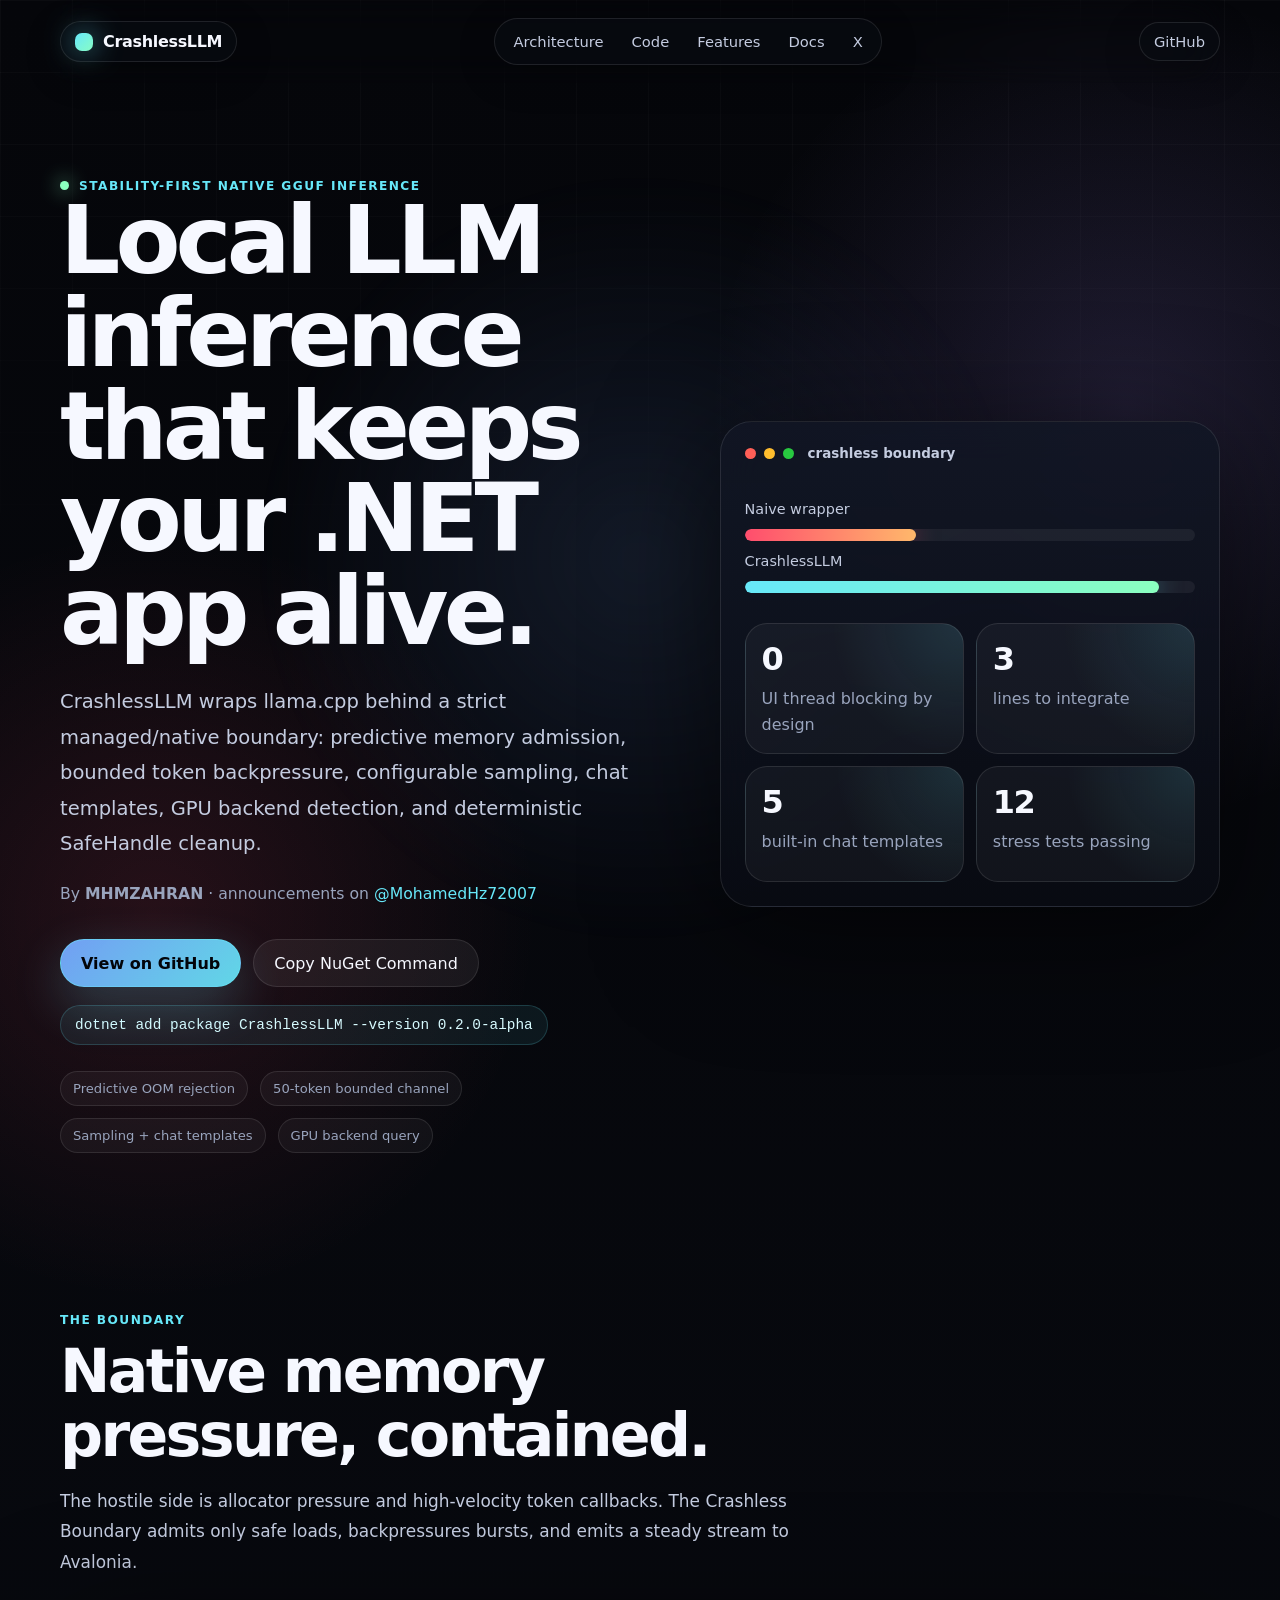
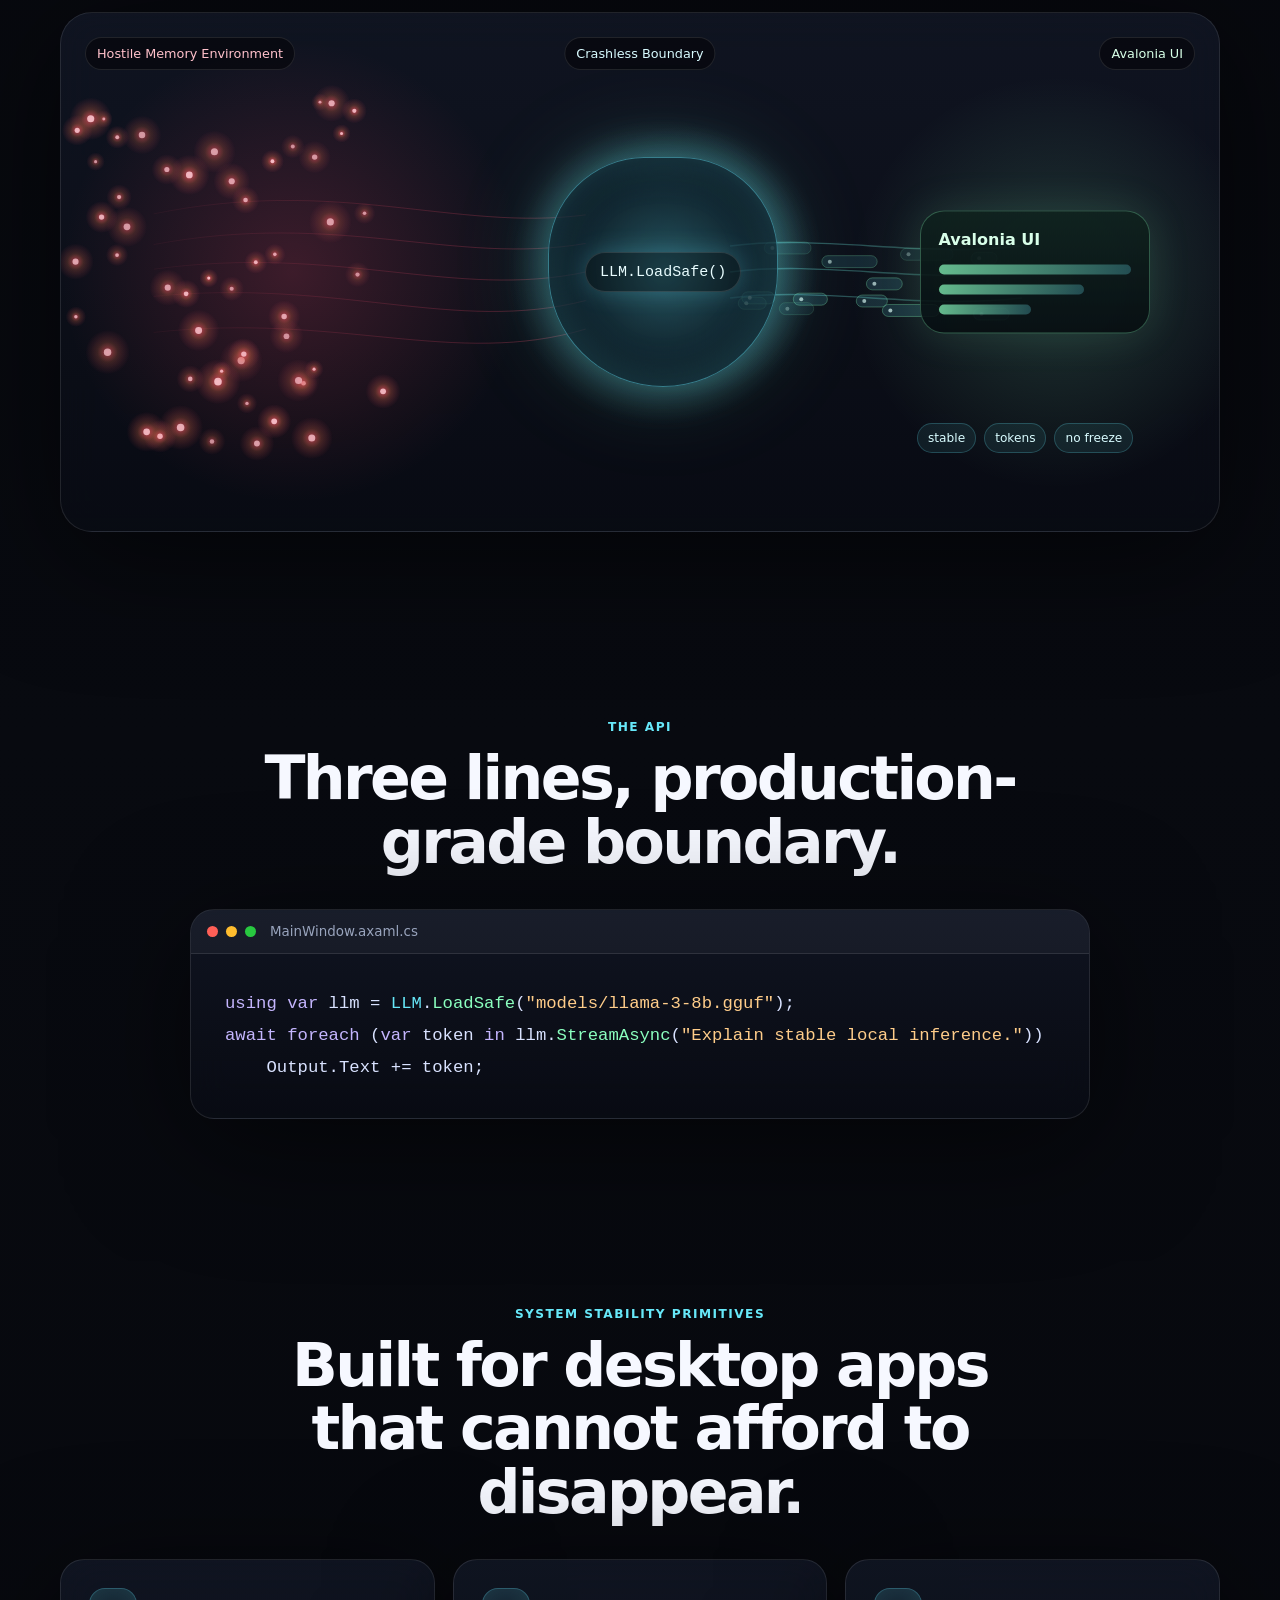
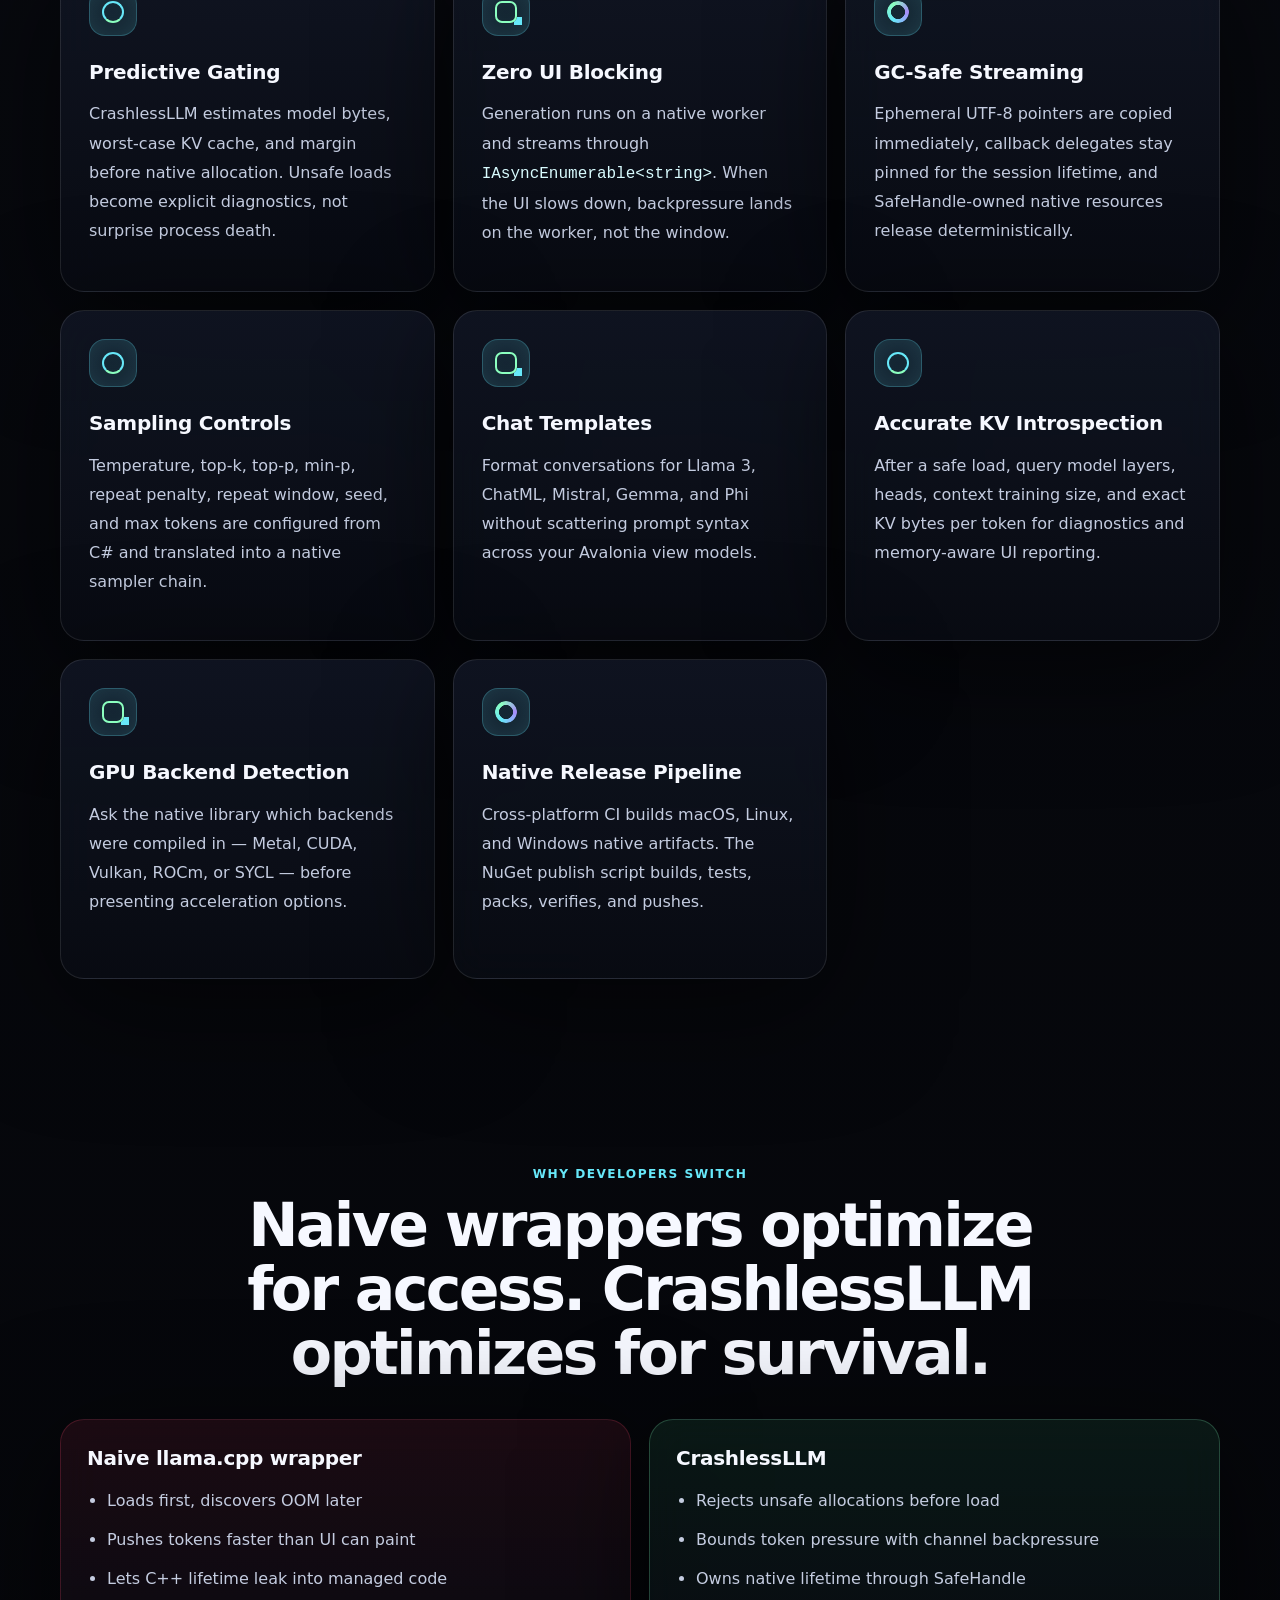
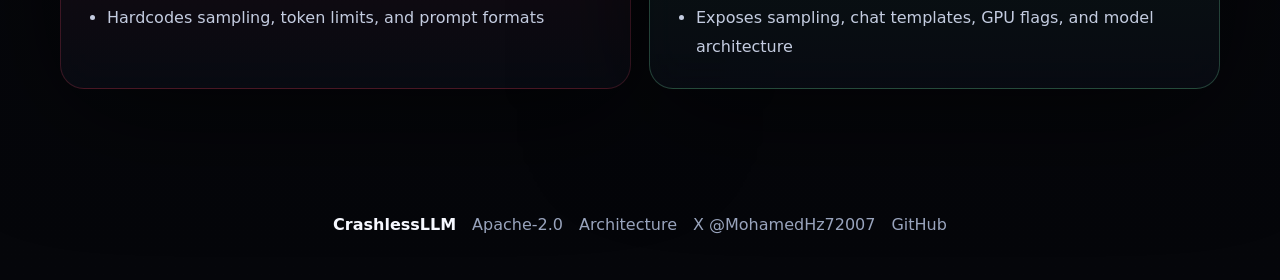
<file: index.html>
<!doctype html>
<html lang="en">
<head>
  <meta charset="utf-8">
  <meta name="viewport" content="width=device-width, initial-scale=1">
  <title>CrashlessLLM — Crash-resistant local LLMs for .NET</title>
  <meta name="description" content="CrashlessLLM is a zero-config, crash-resistant native embedding layer for local GGUF LLMs in .NET and Avalonia apps with predictive gating, sampling controls, chat templates, and bounded streaming.">
  <meta property="og:type" content="website">
  <meta property="og:url" content="https://mohamedhossammohamed.github.io/CrashlessLLM/">
  <meta property="og:title" content="CrashlessLLM — Crash-resistant local LLMs for .NET">
  <meta property="og:description" content="CrashlessLLM is a zero-config, crash-resistant native embedding layer for local GGUF LLMs in .NET and Avalonia apps with predictive gating, sampling controls, chat templates, and bounded streaming.">
  <meta property="og:image" content="https://mohamedhossammohamed.github.io/CrashlessLLM/assets/social-card.png">
  <meta name="twitter:card" content="summary_large_image">
  <meta name="twitter:title" content="CrashlessLLM — Crash-resistant local LLMs for .NET">
  <meta name="twitter:description" content="CrashlessLLM is a zero-config, crash-resistant native embedding layer for local GGUF LLMs in .NET and Avalonia apps with predictive gating, sampling controls, chat templates, and bounded streaming.">
  <meta name="twitter:image" content="https://mohamedhossammohamed.github.io/CrashlessLLM/assets/social-card.png">
  <meta name="twitter:site" content="@MohamedHz72007">
  <meta name="twitter:creator" content="@MohamedHz72007">
  <link rel="stylesheet" href="styles.css">
</head>
<body>
  <div class="page-glow"></div>
  <header class="nav">
    <a class="brand" href="#top" aria-label="CrashlessLLM home">
      <span class="brand-mark"></span>
      <span>CrashlessLLM</span>
    </a>
    <nav class="nav-links" aria-label="Primary navigation">
      <a href="#architecture">Architecture</a>
      <a href="#code">Code</a>
      <a href="#features">Features</a>
      <a href="docs/">Docs</a>
      <a href="https://x.com/MohamedHz72007">X</a>
    </nav>
    <a class="nav-github" href="https://github.com/mohamedhossammohamed/CrashlessLLM">GitHub</a>
  </header>

  <main id="top">
    <section class="hero section-shell">
      <div class="hero-copy">
        <div class="eyebrow"><span></span> Stability-first native GGUF inference</div>
        <h1>Local LLM inference that keeps your .NET app alive.</h1>
        <p class="hero-subtitle">CrashlessLLM wraps llama.cpp behind a strict managed/native boundary: predictive memory admission, bounded token backpressure, configurable sampling, chat templates, GPU backend detection, and deterministic SafeHandle cleanup.</p>
        <p class="creator-line">By <strong>MHMZAHRAN</strong> · announcements on <a href="https://x.com/MohamedHz72007">@MohamedHz72007</a></p>
        <div class="hero-actions">
          <a class="button primary" href="https://github.com/mohamedhossammohamed/CrashlessLLM">View on GitHub</a>
          <button class="button secondary" id="copyCommand" type="button" data-command="dotnet add package CrashlessLLM --version 0.2.0-alpha">Copy NuGet Command</button>
        </div>
        <div class="command-pill" id="commandPill">dotnet add package CrashlessLLM --version 0.2.0-alpha</div>
        <div class="proof-row" aria-label="Key stability promises">
          <span>Predictive OOM rejection</span>
          <span>50-token bounded channel</span>
          <span>Sampling + chat templates</span>
          <span>GPU backend query</span>
        </div>
      </div>
      <div class="hero-card" id="architecture">
        <div class="card-header">
          <span class="dot red"></span>
          <span class="dot yellow"></span>
          <span class="dot green"></span>
          <strong>crashless boundary</strong>
        </div>
        <div class="stability-meter">
          <span>Naive wrapper</span>
          <div class="meter unstable"><i></i></div>
          <span>CrashlessLLM</span>
          <div class="meter stable"><i></i></div>
        </div>
        <div class="hero-stat-grid">
          <div><strong>0</strong><span>UI thread blocking by design</span></div>
          <div><strong>3</strong><span>lines to integrate</span></div>
          <div><strong>5</strong><span>built-in chat templates</span></div>
          <div><strong>12</strong><span>stress tests passing</span></div>
        </div>
      </div>
    </section>

    <section class="visual-section section-shell" aria-labelledby="visual-title">
      <div class="section-heading">
        <span class="section-kicker">The boundary</span>
        <h2 id="visual-title">Native memory pressure, contained.</h2>
        <p>The hostile side is allocator pressure and high-velocity token callbacks. The Crashless Boundary admits only safe loads, backpressures bursts, and emits a steady stream to Avalonia.</p>
      </div>
      <div class="memory-visual" role="img" aria-label="Animated diagram showing hostile memory particles being caught by CrashlessLLM and converted into stable token streams for Avalonia UI">
        <canvas id="memoryCanvas"></canvas>
        <div class="visual-label left">Hostile Memory Environment</div>
        <div class="visual-label center">Crashless Boundary</div>
        <div class="visual-label right">Avalonia UI</div>
        <div class="shield">
          <div class="shield-core">LLM.LoadSafe()</div>
        </div>
        <div class="ui-block">
          <span class="ui-title">Avalonia UI</span>
          <span class="ui-line wide"></span>
          <span class="ui-line"></span>
          <span class="ui-line short"></span>
        </div>
        <div class="token-stream" aria-hidden="true">
          <span>stable</span>
          <span>tokens</span>
          <span>no freeze</span>
        </div>
      </div>
    </section>

    <section class="code-section section-shell" id="code" aria-labelledby="code-title">
      <div class="section-heading compact">
        <span class="section-kicker">The API</span>
        <h2 id="code-title">Three lines, production-grade boundary.</h2>
      </div>
      <div class="code-window">
        <div class="code-titlebar">
          <span class="dot red"></span>
          <span class="dot yellow"></span>
          <span class="dot green"></span>
          <span>MainWindow.axaml.cs</span>
        </div>
        <pre><code><span class="kw">using var</span> llm = <span class="type">LLM</span>.<span class="fn">LoadSafe</span>(<span class="str">"models/llama-3-8b.gguf"</span>);
<span class="kw">await foreach</span> (<span class="kw">var</span> token <span class="kw">in</span> llm.<span class="fn">StreamAsync</span>(<span class="str">"Explain stable local inference."</span>))
    Output.Text += token;</code></pre>
      </div>
    </section>

    <section class="features section-shell" id="features" aria-labelledby="features-title">
      <div class="section-heading compact">
        <span class="section-kicker">System stability primitives</span>
        <h2 id="features-title">Built for desktop apps that cannot afford to disappear.</h2>
      </div>
      <div class="feature-grid">
        <article class="feature-card">
          <div class="feature-icon gate"></div>
          <h3>Predictive Gating</h3>
          <p>CrashlessLLM estimates model bytes, worst-case KV cache, and margin before native allocation. Unsafe loads become explicit diagnostics, not surprise process death.</p>
        </article>
        <article class="feature-card">
          <div class="feature-icon ui"></div>
          <h3>Zero UI Blocking</h3>
          <p>Generation runs on a native worker and streams through <code>IAsyncEnumerable&lt;string&gt;</code>. When the UI slows down, backpressure lands on the worker, not the window.</p>
        </article>
        <article class="feature-card">
          <div class="feature-icon gc"></div>
          <h3>GC-Safe Streaming</h3>
          <p>Ephemeral UTF-8 pointers are copied immediately, callback delegates stay pinned for the session lifetime, and SafeHandle-owned native resources release deterministically.</p>
        </article>
        <article class="feature-card">
          <div class="feature-icon gate"></div>
          <h3>Sampling Controls</h3>
          <p>Temperature, top-k, top-p, min-p, repeat penalty, repeat window, seed, and max tokens are configured from C# and translated into a native sampler chain.</p>
        </article>
        <article class="feature-card">
          <div class="feature-icon ui"></div>
          <h3>Chat Templates</h3>
          <p>Format conversations for Llama 3, ChatML, Mistral, Gemma, and Phi without scattering prompt syntax across your Avalonia view models.</p>
        </article>
        <article class="feature-card">
          <div class="feature-icon gate"></div>
          <h3>Accurate KV Introspection</h3>
          <p>After a safe load, query model layers, heads, context training size, and exact KV bytes per token for diagnostics and memory-aware UI reporting.</p>
        </article>
        <article class="feature-card">
          <div class="feature-icon ui"></div>
          <h3>GPU Backend Detection</h3>
          <p>Ask the native library which backends were compiled in — Metal, CUDA, Vulkan, ROCm, or SYCL — before presenting acceleration options.</p>
        </article>
        <article class="feature-card">
          <div class="feature-icon gc"></div>
          <h3>Native Release Pipeline</h3>
          <p>Cross-platform CI builds macOS, Linux, and Windows native artifacts. The NuGet publish script builds, tests, packs, verifies, and pushes.</p>
        </article>
      </div>
    </section>

    <section class="comparison section-shell" aria-labelledby="comparison-title">
      <div class="section-heading compact">
        <span class="section-kicker">Why developers switch</span>
        <h2 id="comparison-title">Naive wrappers optimize for access. CrashlessLLM optimizes for survival.</h2>
      </div>
      <div class="comparison-grid">
        <div class="comparison-card bad">
          <h3>Naive llama.cpp wrapper</h3>
          <ul>
            <li>Loads first, discovers OOM later</li>
            <li>Pushes tokens faster than UI can paint</li>
            <li>Lets C++ lifetime leak into managed code</li>
            <li>Hardcodes sampling, token limits, and prompt formats</li>
          </ul>
        </div>
        <div class="comparison-card good">
          <h3>CrashlessLLM</h3>
          <ul>
            <li>Rejects unsafe allocations before load</li>
            <li>Bounds token pressure with channel backpressure</li>
            <li>Owns native lifetime through SafeHandle</li>
            <li>Exposes sampling, chat templates, GPU flags, and model architecture</li>
          </ul>
        </div>
      </div>
    </section>
  </main>

  <footer class="footer section-shell">
    <span>CrashlessLLM</span>
    <span>Apache-2.0</span>
    <a href="docs/">Architecture</a>
    <a href="https://x.com/MohamedHz72007">X @MohamedHz72007</a>
    <a href="https://github.com/mohamedhossammohamed/CrashlessLLM">GitHub</a>
  </footer>

  <script src="script.js"></script>
</body>
</html>
</file>
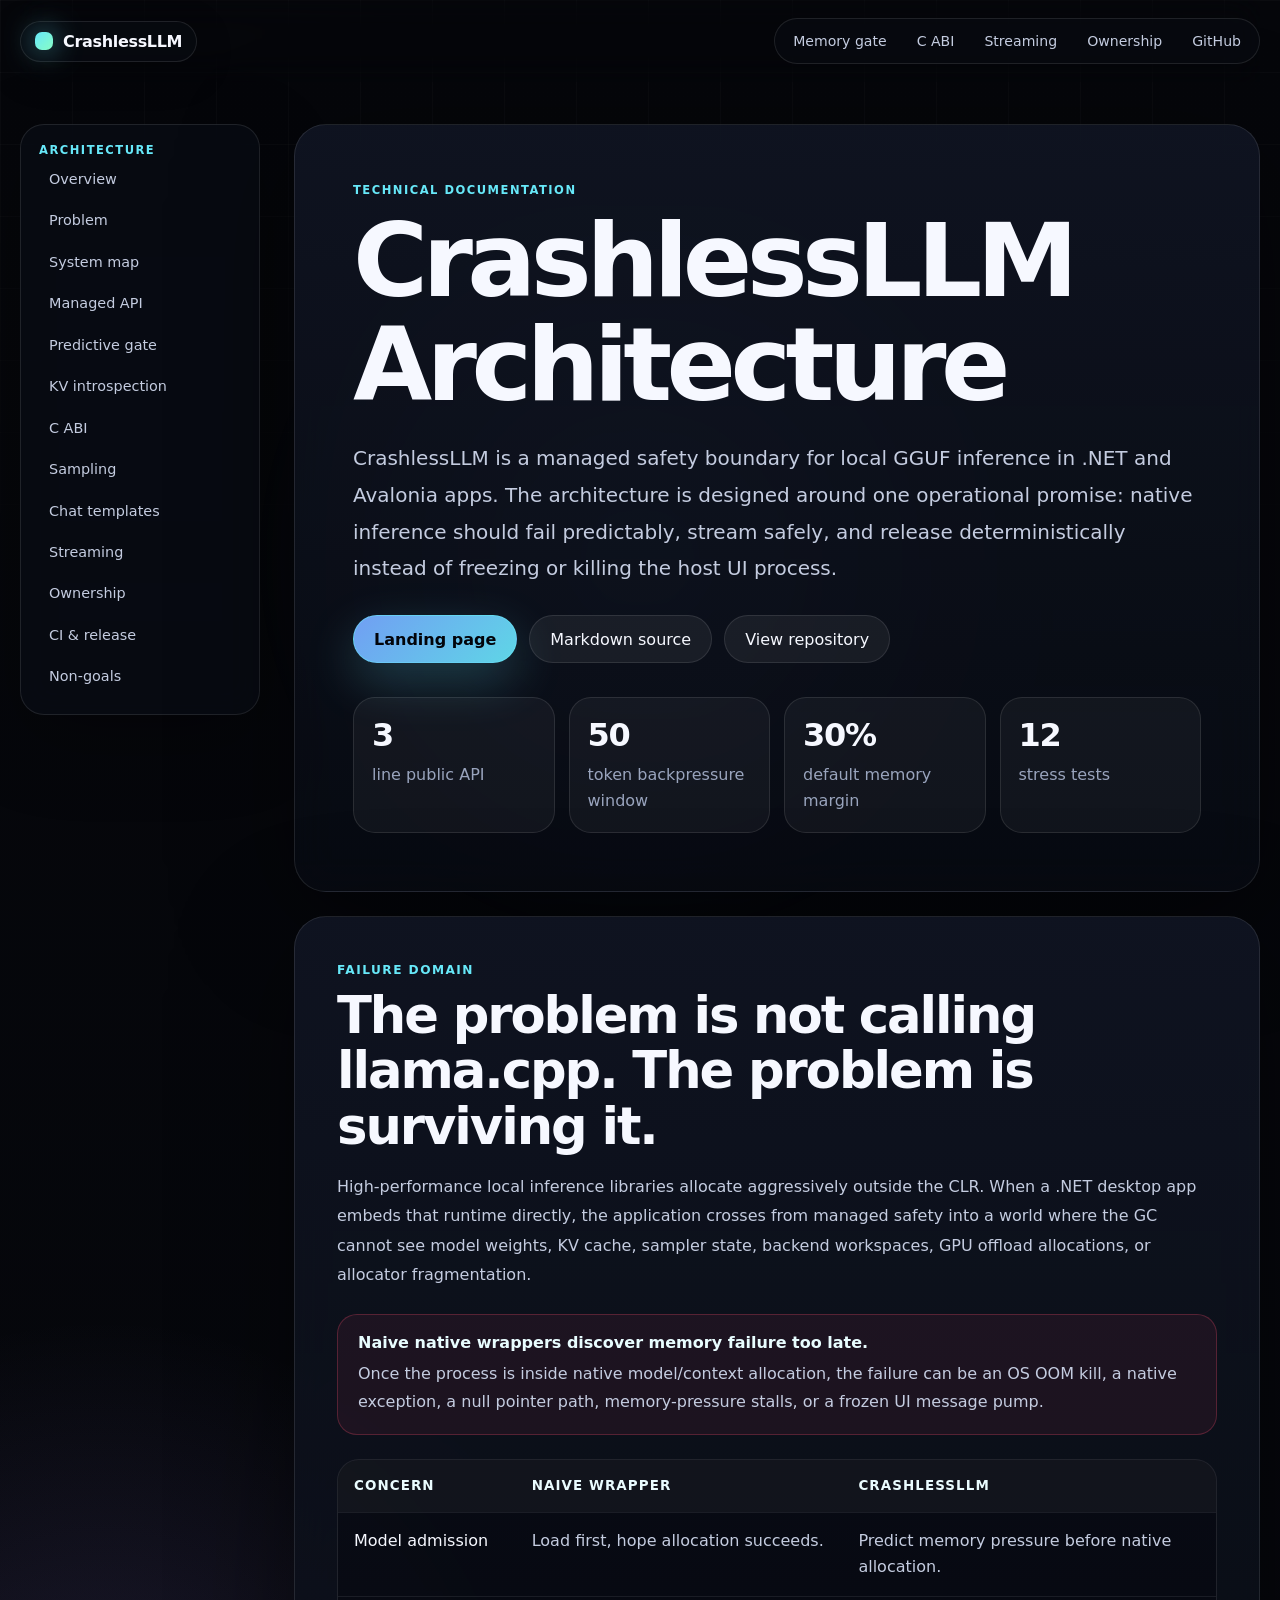
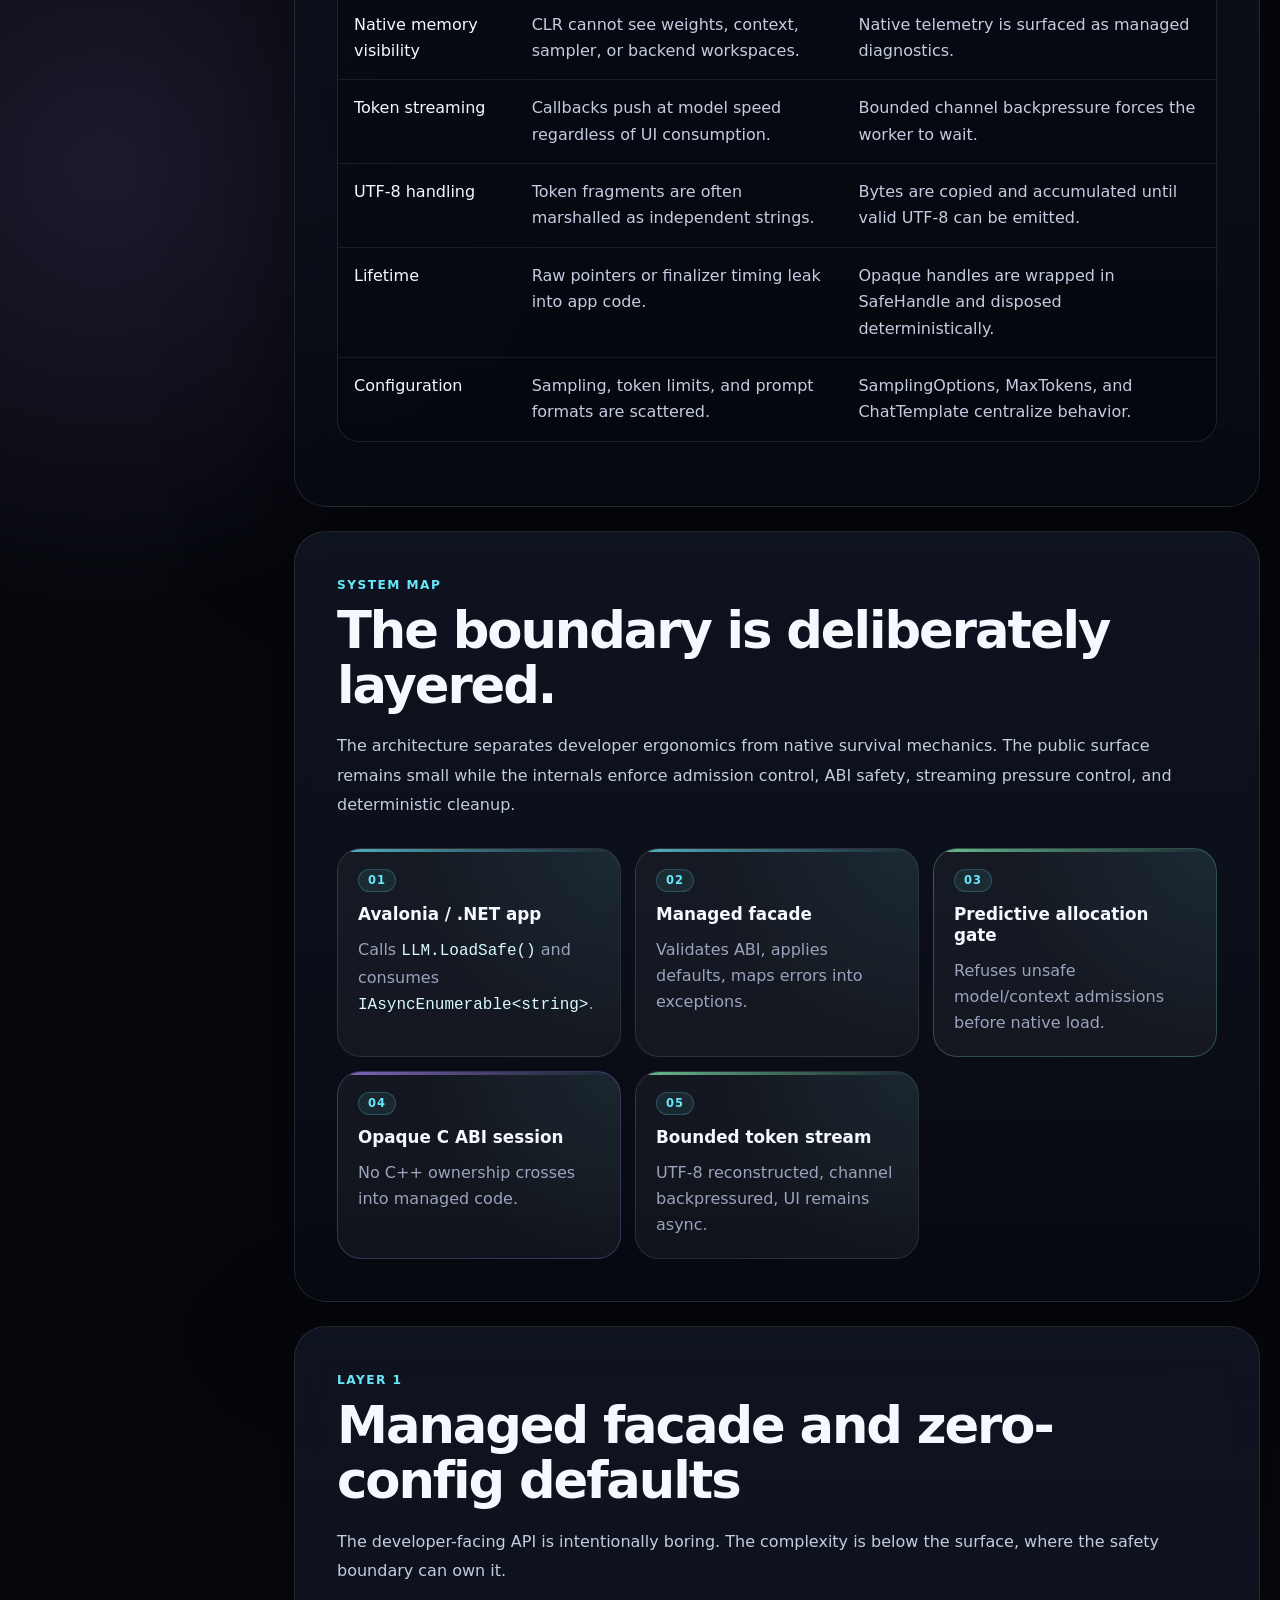
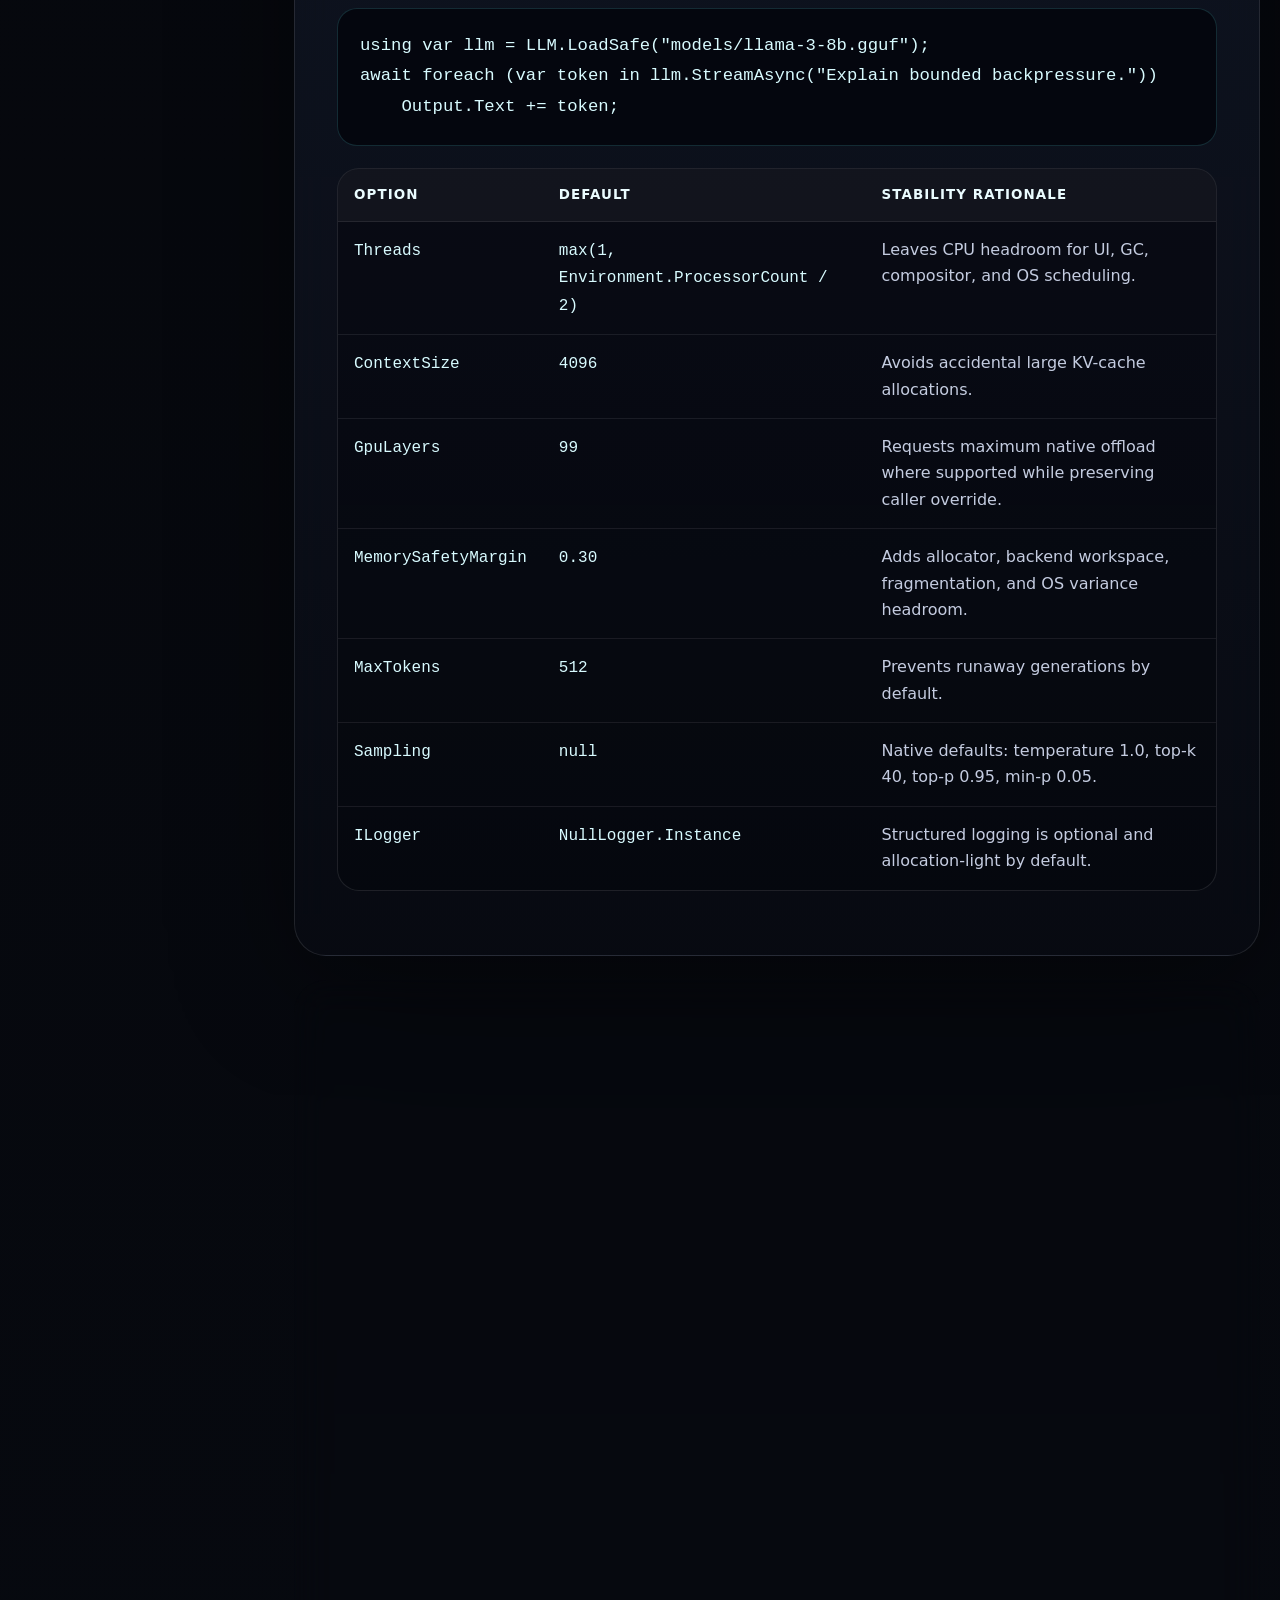
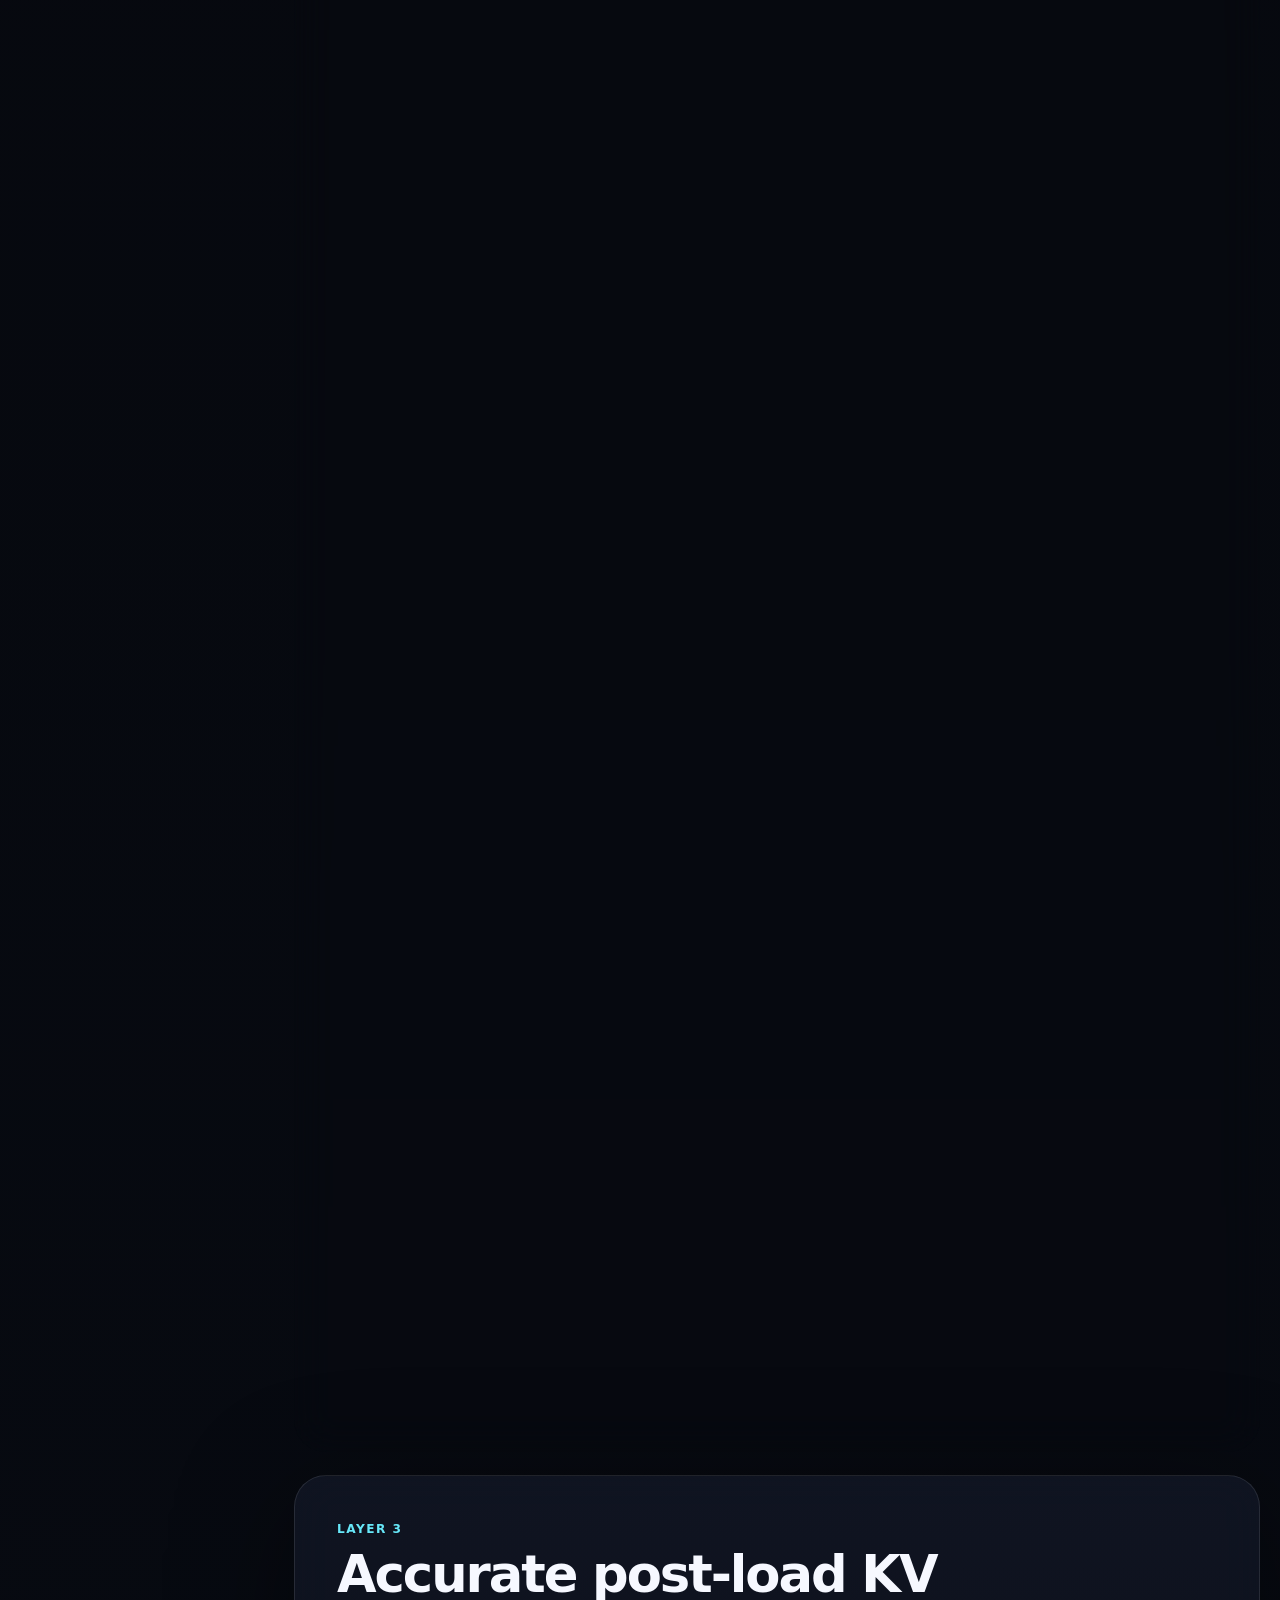
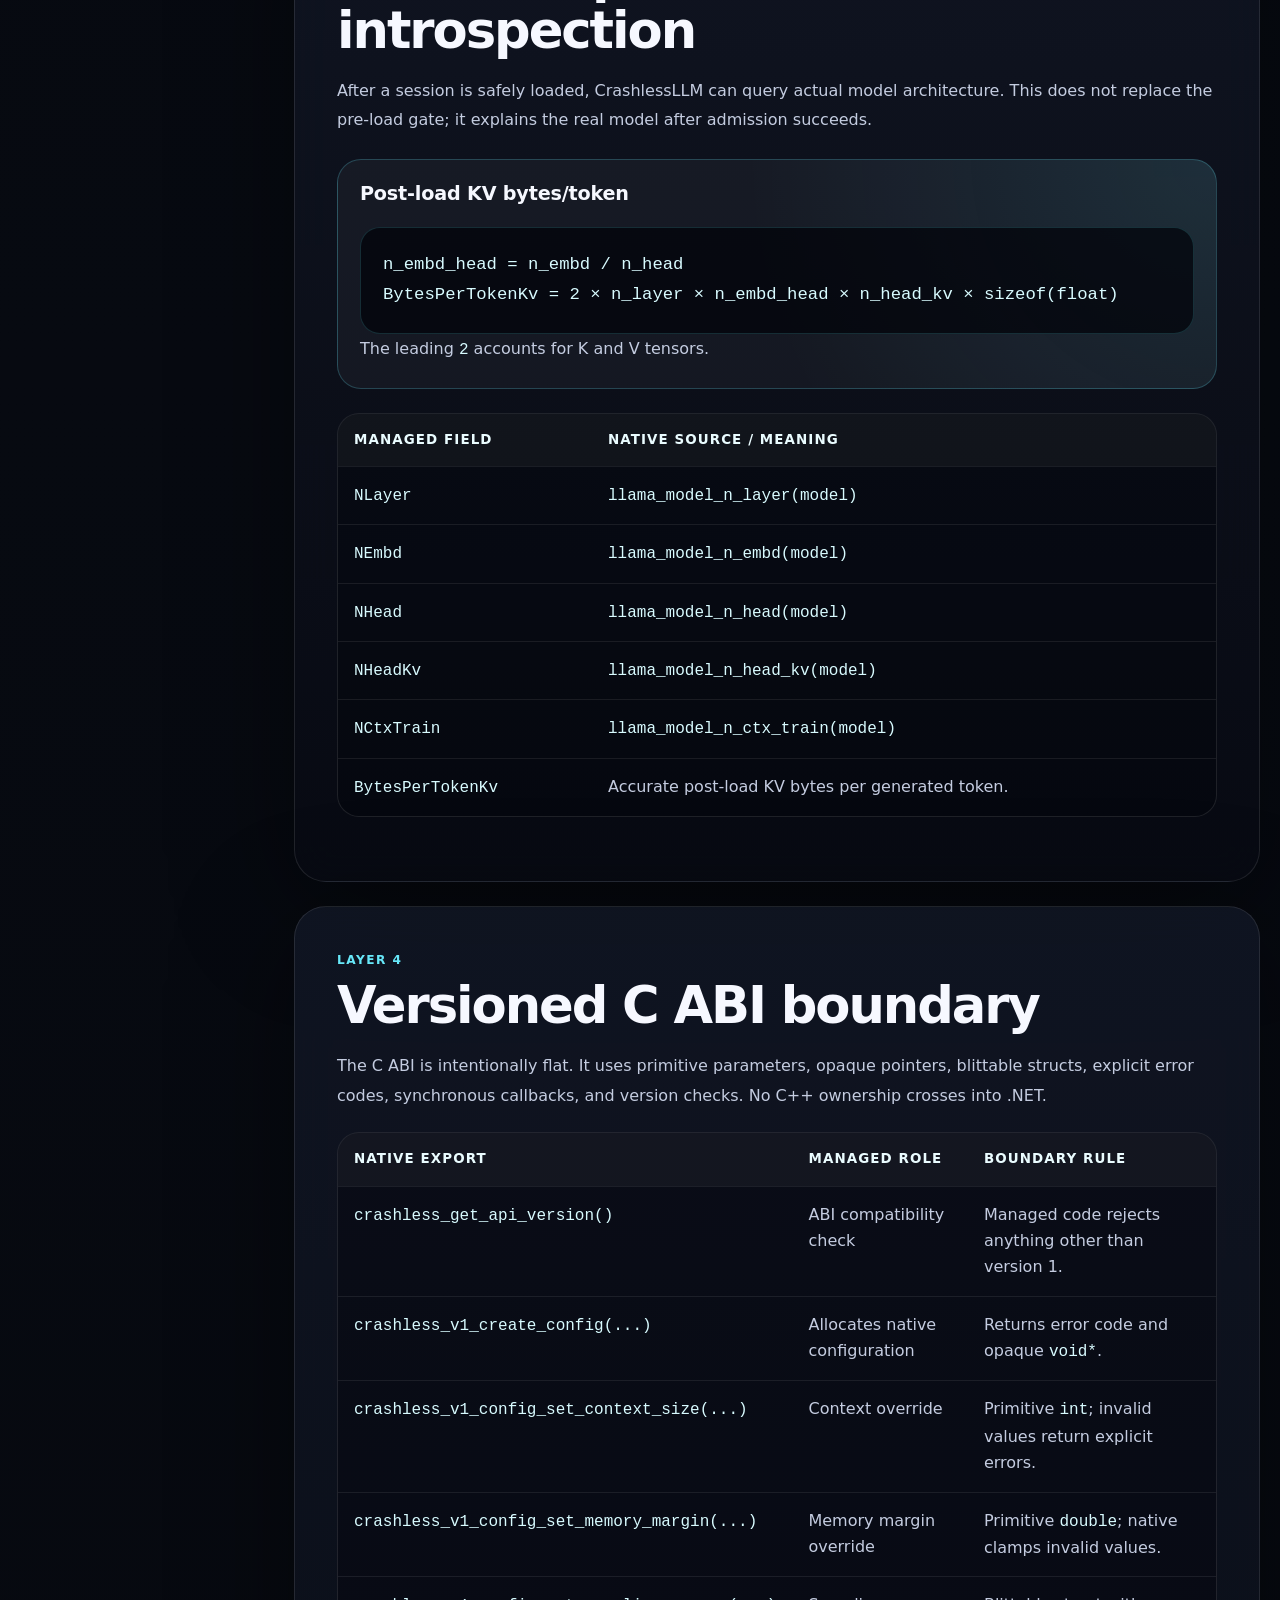
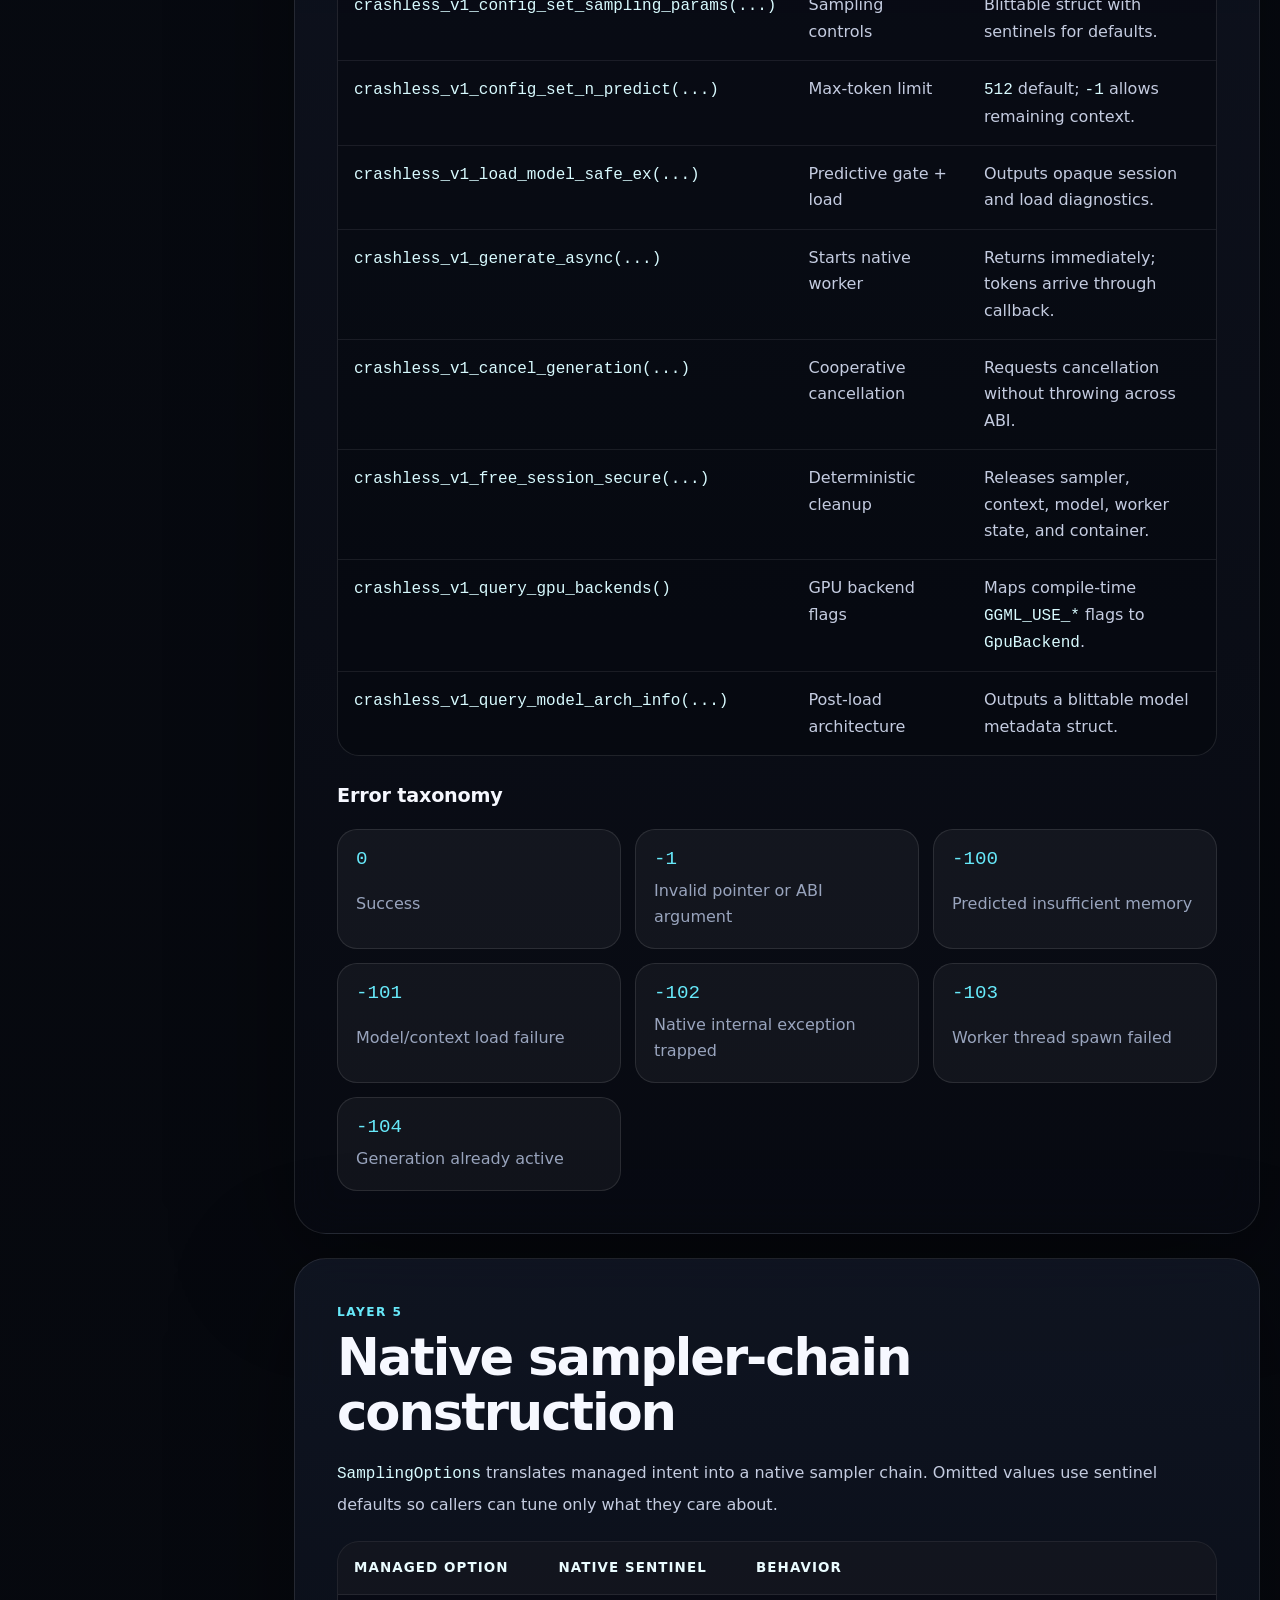
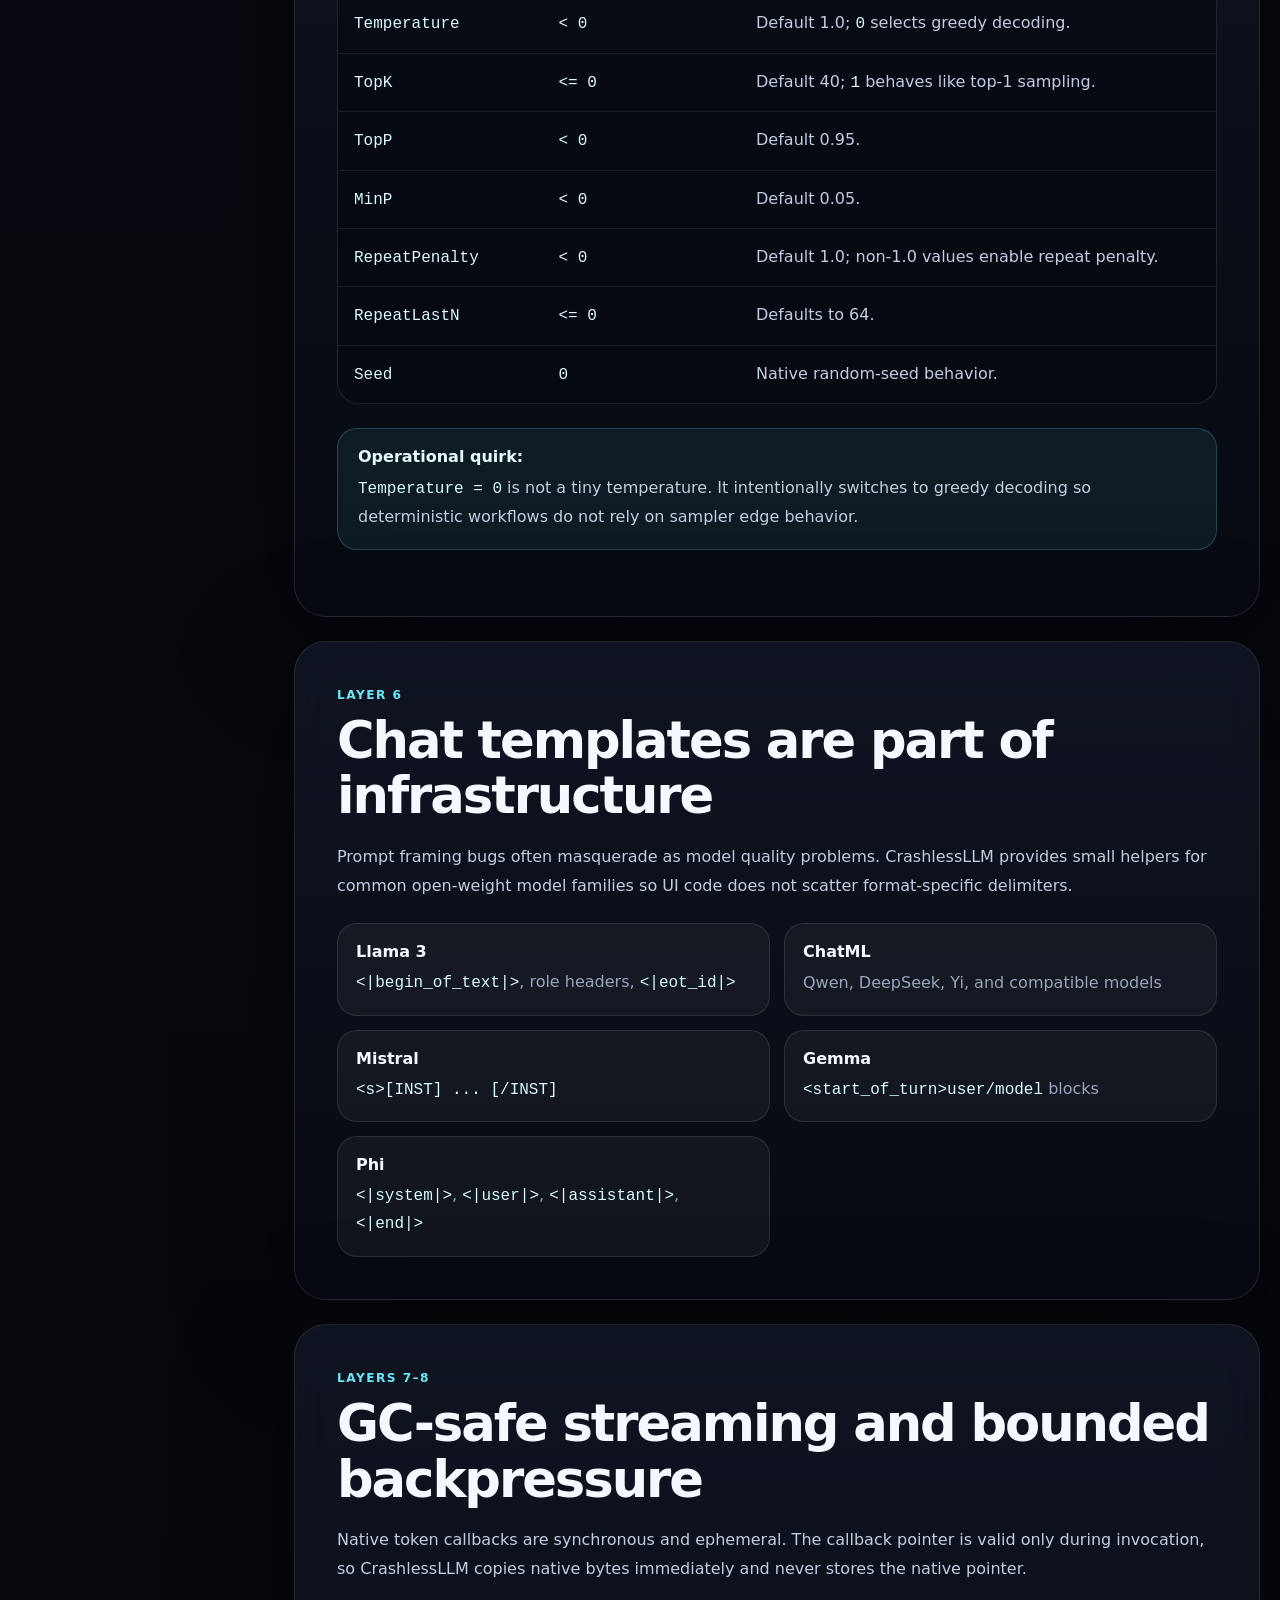
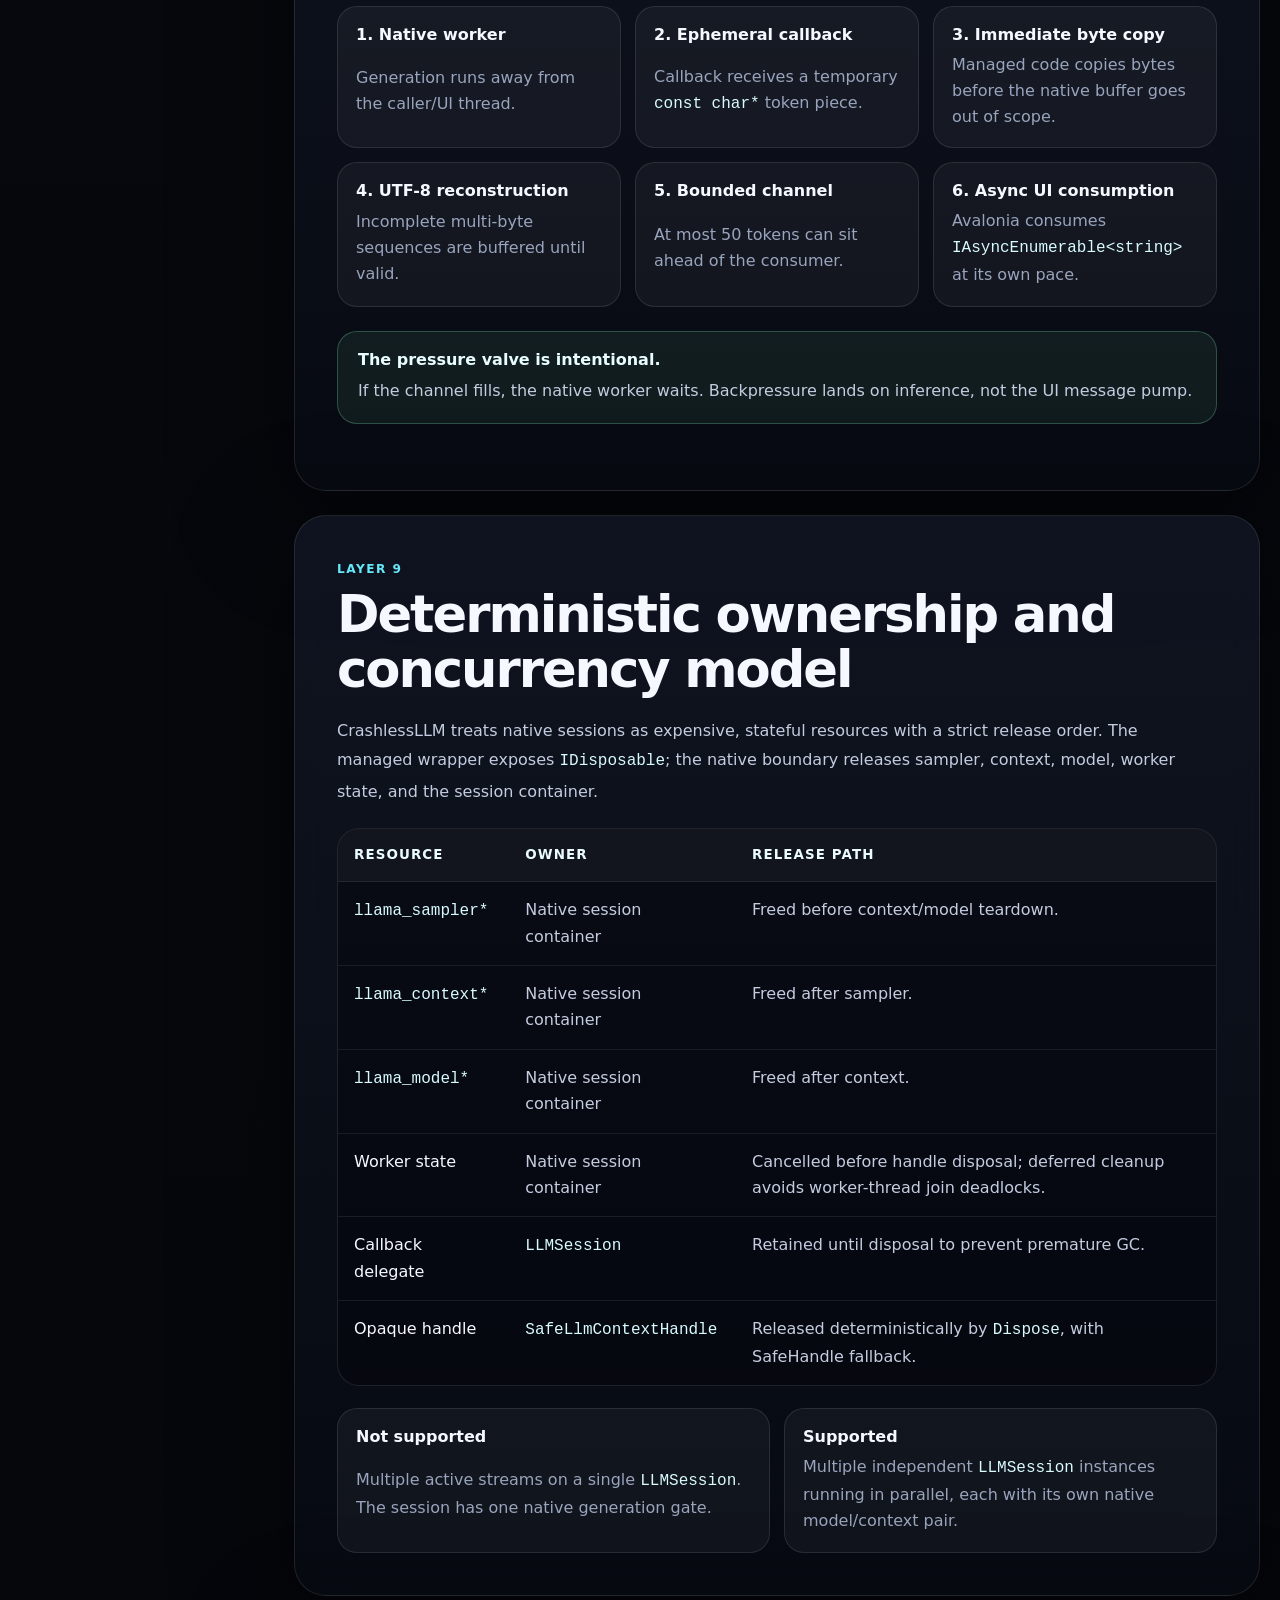
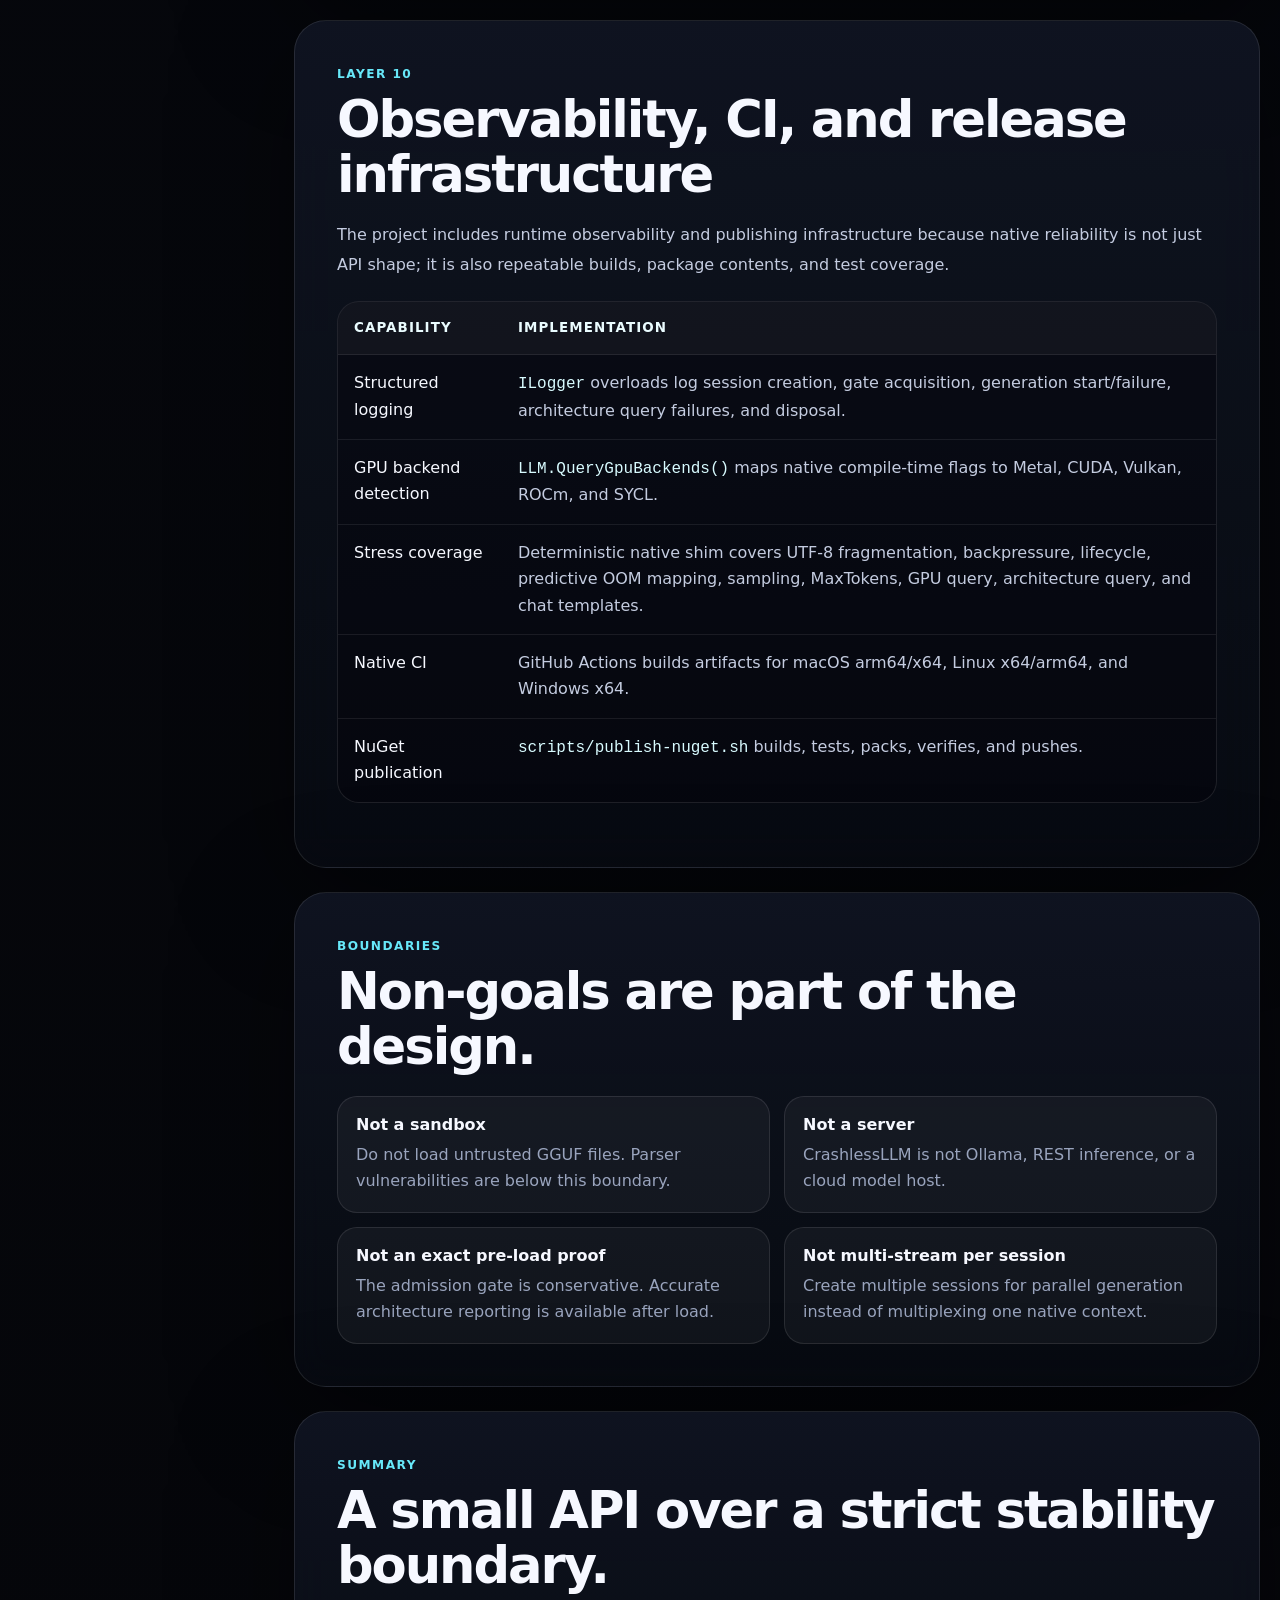
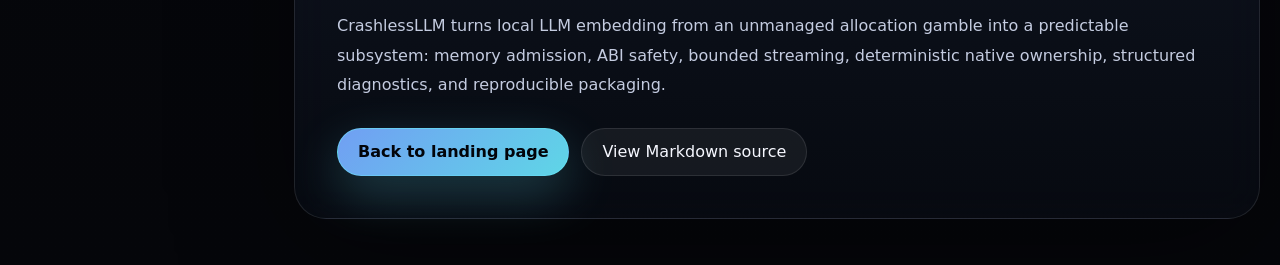
<file: docs/index.html>
<!doctype html>
<html lang="en">
<head>
  <meta charset="utf-8">
  <meta name="viewport" content="width=device-width, initial-scale=1">
  <title>CrashlessLLM Architecture — Managed/native safety boundary</title>
  <meta name="description" content="Deep technical architecture of CrashlessLLM: predictive allocation gating, C ABI design, bounded backpressure, SafeHandle ownership, UTF-8 reconstruction, sampling controls, and CI packaging.">
  <meta property="og:type" content="website">
  <meta property="og:url" content="https://mohamedhossammohamed.github.io/CrashlessLLM/docs/">
  <meta property="og:title" content="CrashlessLLM Architecture — Managed/native safety boundary">
  <meta property="og:description" content="Deep technical architecture of CrashlessLLM: predictive allocation gating, C ABI design, bounded backpressure, SafeHandle ownership, UTF-8 reconstruction, sampling controls, and CI packaging.">
  <meta property="og:image" content="https://mohamedhossammohamed.github.io/CrashlessLLM/assets/social-card.png">
  <meta name="twitter:card" content="summary_large_image">
  <meta name="twitter:title" content="CrashlessLLM Architecture — Managed/native safety boundary">
  <meta name="twitter:description" content="Deep technical architecture of CrashlessLLM: predictive allocation gating, C ABI design, bounded backpressure, SafeHandle ownership, UTF-8 reconstruction, sampling controls, and CI packaging.">
  <meta name="twitter:image" content="https://mohamedhossammohamed.github.io/CrashlessLLM/assets/social-card.png">
  <meta name="twitter:site" content="@MohamedHz72007">
  <meta name="twitter:creator" content="@MohamedHz72007">
  <link rel="stylesheet" href="../styles.css">
  <link rel="stylesheet" href="docs.css">
</head>
<body class="docs-body">
  <div class="page-glow"></div>
  <header class="docs-nav">
    <a class="brand" href="../" aria-label="CrashlessLLM home">
      <span class="brand-mark"></span>
      <span>CrashlessLLM</span>
    </a>
    <nav class="docs-nav-links" aria-label="Documentation navigation">
      <a href="#allocation-gate">Memory gate</a>
      <a href="#c-abi">C ABI</a>
      <a href="#streaming">Streaming</a>
      <a href="#ownership">Ownership</a>
      <a href="https://github.com/mohamedhossammohamed/CrashlessLLM">GitHub</a>
    </nav>
  </header>

  <main class="docs-layout">
    <aside class="docs-toc" aria-label="Table of contents">
      <span class="toc-kicker">Architecture</span>
      <a href="#overview">Overview</a>
      <a href="#problem">Problem</a>
      <a href="#system-map">System map</a>
      <a href="#managed-api">Managed API</a>
      <a href="#allocation-gate">Predictive gate</a>
      <a href="#introspection">KV introspection</a>
      <a href="#c-abi">C ABI</a>
      <a href="#sampling">Sampling</a>
      <a href="#templates">Chat templates</a>
      <a href="#streaming">Streaming</a>
      <a href="#ownership">Ownership</a>
      <a href="#observability">CI & release</a>
      <a href="#non-goals">Non-goals</a>
    </aside>

    <article class="docs-article">
      <section class="docs-hero" id="overview">
        <div class="docs-eyebrow">Technical documentation</div>
        <h1>CrashlessLLM Architecture</h1>
        <p>CrashlessLLM is a managed safety boundary for local GGUF inference in .NET and Avalonia apps. The architecture is designed around one operational promise: native inference should fail predictably, stream safely, and release deterministically instead of freezing or killing the host UI process.</p>
        <div class="docs-actions">
          <a class="button primary" href="../">Landing page</a>
          <a class="button secondary" href="ARCHITECTURE.md">Markdown source</a>
          <a class="button secondary" href="https://github.com/mohamedhossammohamed/CrashlessLLM">View repository</a>
        </div>
        <div class="docs-metrics" aria-label="CrashlessLLM architectural properties">
          <div><strong>3</strong><span>line public API</span></div>
          <div><strong>50</strong><span>token backpressure window</span></div>
          <div><strong>30%</strong><span>default memory margin</span></div>
          <div><strong>12</strong><span>stress tests</span></div>
        </div>
      </section>

      <section class="doc-section" id="problem">
        <span class="section-kicker">Failure domain</span>
        <h2>The problem is not calling llama.cpp. The problem is surviving it.</h2>
        <p>High-performance local inference libraries allocate aggressively outside the CLR. When a .NET desktop app embeds that runtime directly, the application crosses from managed safety into a world where the GC cannot see model weights, KV cache, sampler state, backend workspaces, GPU offload allocations, or allocator fragmentation.</p>
        <div class="doc-callout danger">
          <strong>Naive native wrappers discover memory failure too late.</strong>
          <span>Once the process is inside native model/context allocation, the failure can be an OS OOM kill, a native exception, a null pointer path, memory-pressure stalls, or a frozen UI message pump.</span>
        </div>
        <div class="table-wrap">
          <table>
            <thead>
              <tr><th>Concern</th><th>Naive wrapper</th><th>CrashlessLLM</th></tr>
            </thead>
            <tbody>
              <tr><td>Model admission</td><td>Load first, hope allocation succeeds.</td><td>Predict memory pressure before native allocation.</td></tr>
              <tr><td>Native memory visibility</td><td>CLR cannot see weights, context, sampler, or backend workspaces.</td><td>Native telemetry is surfaced as managed diagnostics.</td></tr>
              <tr><td>Token streaming</td><td>Callbacks push at model speed regardless of UI consumption.</td><td>Bounded channel backpressure forces the worker to wait.</td></tr>
              <tr><td>UTF-8 handling</td><td>Token fragments are often marshalled as independent strings.</td><td>Bytes are copied and accumulated until valid UTF-8 can be emitted.</td></tr>
              <tr><td>Lifetime</td><td>Raw pointers or finalizer timing leak into app code.</td><td>Opaque handles are wrapped in SafeHandle and disposed deterministically.</td></tr>
              <tr><td>Configuration</td><td>Sampling, token limits, and prompt formats are scattered.</td><td>SamplingOptions, MaxTokens, and ChatTemplate centralize behavior.</td></tr>
            </tbody>
          </table>
        </div>
      </section>

      <section class="doc-section" id="system-map">
        <span class="section-kicker">System map</span>
        <h2>The boundary is deliberately layered.</h2>
        <p>The architecture separates developer ergonomics from native survival mechanics. The public surface remains small while the internals enforce admission control, ABI safety, streaming pressure control, and deterministic cleanup.</p>
        <div class="pipeline-grid">
          <div class="pipeline-node managed"><span class="pipeline-step">01</span><strong>Avalonia / .NET app</strong><span>Calls <code>LLM.LoadSafe()</code> and consumes <code>IAsyncEnumerable&lt;string&gt;</code>.</span></div>
          <div class="pipeline-node"><span class="pipeline-step">02</span><strong>Managed facade</strong><span>Validates ABI, applies defaults, maps errors into exceptions.</span></div>
          <div class="pipeline-node gate"><span class="pipeline-step">03</span><strong>Predictive allocation gate</strong><span>Refuses unsafe model/context admissions before native load.</span></div>
          <div class="pipeline-node native"><span class="pipeline-step">04</span><strong>Opaque C ABI session</strong><span>No C++ ownership crosses into managed code.</span></div>
          <div class="pipeline-node ui"><span class="pipeline-step">05</span><strong>Bounded token stream</strong><span>UTF-8 reconstructed, channel backpressured, UI remains async.</span></div>
        </div>
      </section>

      <section class="doc-section" id="managed-api">
        <span class="section-kicker">Layer 1</span>
        <h2>Managed facade and zero-config defaults</h2>
        <p>The developer-facing API is intentionally boring. The complexity is below the surface, where the safety boundary can own it.</p>
        <pre class="code-block"><code>using var llm = LLM.LoadSafe("models/llama-3-8b.gguf");
await foreach (var token in llm.StreamAsync("Explain bounded backpressure."))
    Output.Text += token;</code></pre>
        <div class="table-wrap">
          <table>
            <thead><tr><th>Option</th><th>Default</th><th>Stability rationale</th></tr></thead>
            <tbody>
              <tr><td><code>Threads</code></td><td><code>max(1, Environment.ProcessorCount / 2)</code></td><td>Leaves CPU headroom for UI, GC, compositor, and OS scheduling.</td></tr>
              <tr><td><code>ContextSize</code></td><td><code>4096</code></td><td>Avoids accidental large KV-cache allocations.</td></tr>
              <tr><td><code>GpuLayers</code></td><td><code>99</code></td><td>Requests maximum native offload where supported while preserving caller override.</td></tr>
              <tr><td><code>MemorySafetyMargin</code></td><td><code>0.30</code></td><td>Adds allocator, backend workspace, fragmentation, and OS variance headroom.</td></tr>
              <tr><td><code>MaxTokens</code></td><td><code>512</code></td><td>Prevents runaway generations by default.</td></tr>
              <tr><td><code>Sampling</code></td><td><code>null</code></td><td>Native defaults: temperature 1.0, top-k 40, top-p 0.95, min-p 0.05.</td></tr>
              <tr><td><code>ILogger</code></td><td><code>NullLogger.Instance</code></td><td>Structured logging is optional and allocation-light by default.</td></tr>
            </tbody>
          </table>
        </div>
      </section>

      <section class="doc-section" id="allocation-gate">
        <span class="section-kicker">Layer 2</span>
        <h2>Predictive Allocation Gating</h2>
        <p>CrashlessLLM reframes model load as an admission-control decision. The gate estimates whether the process can safely admit the requested model/context before calling into native model allocation.</p>
        <div class="formula-card">
          <h3>Pre-load heuristic</h3>
          <pre><code>K = C × 131,072
B = W + K
M = floor(B × r)
P = B + M

allow load if A is unavailable, otherwise require P <= A</code></pre>
        </div>
        <div class="table-wrap two-col-table">
          <table>
            <thead><tr><th>Symbol</th><th>Meaning</th><th>Implementation</th></tr></thead>
            <tbody>
              <tr><td><code>W</code></td><td>GGUF model file size in bytes</td><td><code>stat</code> / <code>_stat64</code></td></tr>
              <tr><td><code>C</code></td><td>Requested context size in tokens</td><td><code>LlmLoadOptions.ContextSize</code>, default 4096</td></tr>
              <tr><td><code>D</code></td><td>Conservative KV density</td><td>131,072 bytes/token (128 KiB)</td></tr>
              <tr><td><code>K</code></td><td>Estimated KV cache bytes</td><td><code>C × D</code></td></tr>
              <tr><td><code>r</code></td><td>Safety margin fraction</td><td>default 0.30</td></tr>
              <tr><td><code>A</code></td><td>Available physical memory</td><td>platform telemetry</td></tr>
            </tbody>
          </table>
        </div>
        <div class="doc-callout">
          <strong>Why a conservative heuristic?</strong>
          <span>The gate must run before llama.cpp has parsed model internals. It intentionally favors rejecting risky loads over entering native allocation and hoping the OS stays kind.</span>
        </div>
        <h3>Example budget</h3>
        <div class="table-wrap">
          <table>
            <thead><tr><th>Term</th><th>Calculation</th><th>Result</th></tr></thead>
            <tbody>
              <tr><td>Model bytes <code>W</code></td><td><code>4 × 1024³</code></td><td>4,294,967,296 bytes</td></tr>
              <tr><td>KV estimate <code>K</code></td><td><code>4096 × 131,072</code></td><td>536,870,912 bytes</td></tr>
              <tr><td>Base <code>B</code></td><td><code>W + K</code></td><td>4,831,838,208 bytes</td></tr>
              <tr><td>Safety margin <code>M</code></td><td><code>floor(B × 0.30)</code></td><td>1,449,551,462 bytes</td></tr>
              <tr><td>Predicted total <code>P</code></td><td><code>B + M</code></td><td>6,281,389,670 bytes (~5.85 GiB)</td></tr>
            </tbody>
          </table>
        </div>
        <h3>Platform memory telemetry</h3>
        <div class="table-wrap">
          <table>
            <thead><tr><th>Platform</th><th>Source</th><th>Notes</th></tr></thead>
            <tbody>
              <tr><td>Windows</td><td><code>GlobalMemoryStatusEx().ullAvailPhys</code></td><td>Uses OS-reported available physical memory.</td></tr>
              <tr><td>macOS</td><td><code>host_statistics64</code> + page size from <code>sysctl</code></td><td>Counts free + inactive + speculative pages; excludes wired kernel memory.</td></tr>
              <tr><td>Linux / Android</td><td><code>_SC_AVPHYS_PAGES × _SC_PAGE_SIZE</code></td><td>Uses kernel-reported available physical pages.</td></tr>
              <tr><td>Other</td><td>Unavailable (<code>0</code>)</td><td>Gate bypasses to avoid permanent false rejection on unknown targets.</td></tr>
            </tbody>
          </table>
        </div>
      </section>

      <section class="doc-section" id="introspection">
        <span class="section-kicker">Layer 3</span>
        <h2>Accurate post-load KV introspection</h2>
        <p>After a session is safely loaded, CrashlessLLM can query actual model architecture. This does not replace the pre-load gate; it explains the real model after admission succeeds.</p>
        <div class="formula-card compact-formula">
          <h3>Post-load KV bytes/token</h3>
          <pre><code>n_embd_head = n_embd / n_head
BytesPerTokenKv = 2 × n_layer × n_embd_head × n_head_kv × sizeof(float)</code></pre>
          <p>The leading <code>2</code> accounts for K and V tensors.</p>
        </div>
        <div class="table-wrap">
          <table>
            <thead><tr><th>Managed field</th><th>Native source / meaning</th></tr></thead>
            <tbody>
              <tr><td><code>NLayer</code></td><td><code>llama_model_n_layer(model)</code></td></tr>
              <tr><td><code>NEmbd</code></td><td><code>llama_model_n_embd(model)</code></td></tr>
              <tr><td><code>NHead</code></td><td><code>llama_model_n_head(model)</code></td></tr>
              <tr><td><code>NHeadKv</code></td><td><code>llama_model_n_head_kv(model)</code></td></tr>
              <tr><td><code>NCtxTrain</code></td><td><code>llama_model_n_ctx_train(model)</code></td></tr>
              <tr><td><code>BytesPerTokenKv</code></td><td>Accurate post-load KV bytes per generated token.</td></tr>
            </tbody>
          </table>
        </div>
      </section>

      <section class="doc-section" id="c-abi">
        <span class="section-kicker">Layer 4</span>
        <h2>Versioned C ABI boundary</h2>
        <p>The C ABI is intentionally flat. It uses primitive parameters, opaque pointers, blittable structs, explicit error codes, synchronous callbacks, and version checks. No C++ ownership crosses into .NET.</p>
        <div class="table-wrap wide-table">
          <table>
            <thead><tr><th>Native export</th><th>Managed role</th><th>Boundary rule</th></tr></thead>
            <tbody>
              <tr><td><code>crashless_get_api_version()</code></td><td>ABI compatibility check</td><td>Managed code rejects anything other than version 1.</td></tr>
              <tr><td><code>crashless_v1_create_config(...)</code></td><td>Allocates native configuration</td><td>Returns error code and opaque <code>void*</code>.</td></tr>
              <tr><td><code>crashless_v1_config_set_context_size(...)</code></td><td>Context override</td><td>Primitive <code>int</code>; invalid values return explicit errors.</td></tr>
              <tr><td><code>crashless_v1_config_set_memory_margin(...)</code></td><td>Memory margin override</td><td>Primitive <code>double</code>; native clamps invalid values.</td></tr>
              <tr><td><code>crashless_v1_config_set_sampling_params(...)</code></td><td>Sampling controls</td><td>Blittable struct with sentinels for defaults.</td></tr>
              <tr><td><code>crashless_v1_config_set_n_predict(...)</code></td><td>Max-token limit</td><td><code>512</code> default; <code>-1</code> allows remaining context.</td></tr>
              <tr><td><code>crashless_v1_load_model_safe_ex(...)</code></td><td>Predictive gate + load</td><td>Outputs opaque session and load diagnostics.</td></tr>
              <tr><td><code>crashless_v1_generate_async(...)</code></td><td>Starts native worker</td><td>Returns immediately; tokens arrive through callback.</td></tr>
              <tr><td><code>crashless_v1_cancel_generation(...)</code></td><td>Cooperative cancellation</td><td>Requests cancellation without throwing across ABI.</td></tr>
              <tr><td><code>crashless_v1_free_session_secure(...)</code></td><td>Deterministic cleanup</td><td>Releases sampler, context, model, worker state, and container.</td></tr>
              <tr><td><code>crashless_v1_query_gpu_backends()</code></td><td>GPU backend flags</td><td>Maps compile-time <code>GGML_USE_*</code> flags to <code>GpuBackend</code>.</td></tr>
              <tr><td><code>crashless_v1_query_model_arch_info(...)</code></td><td>Post-load architecture</td><td>Outputs a blittable model metadata struct.</td></tr>
            </tbody>
          </table>
        </div>
        <h3>Error taxonomy</h3>
        <div class="error-grid">
          <div><code>0</code><span>Success</span></div>
          <div><code>-1</code><span>Invalid pointer or ABI argument</span></div>
          <div><code>-100</code><span>Predicted insufficient memory</span></div>
          <div><code>-101</code><span>Model/context load failure</span></div>
          <div><code>-102</code><span>Native internal exception trapped</span></div>
          <div><code>-103</code><span>Worker thread spawn failed</span></div>
          <div><code>-104</code><span>Generation already active</span></div>
        </div>
      </section>

      <section class="doc-section" id="sampling">
        <span class="section-kicker">Layer 5</span>
        <h2>Native sampler-chain construction</h2>
        <p><code>SamplingOptions</code> translates managed intent into a native sampler chain. Omitted values use sentinel defaults so callers can tune only what they care about.</p>
        <div class="table-wrap">
          <table>
            <thead><tr><th>Managed option</th><th>Native sentinel</th><th>Behavior</th></tr></thead>
            <tbody>
              <tr><td><code>Temperature</code></td><td><code>&lt; 0</code></td><td>Default 1.0; <code>0</code> selects greedy decoding.</td></tr>
              <tr><td><code>TopK</code></td><td><code>&lt;= 0</code></td><td>Default 40; <code>1</code> behaves like top-1 sampling.</td></tr>
              <tr><td><code>TopP</code></td><td><code>&lt; 0</code></td><td>Default 0.95.</td></tr>
              <tr><td><code>MinP</code></td><td><code>&lt; 0</code></td><td>Default 0.05.</td></tr>
              <tr><td><code>RepeatPenalty</code></td><td><code>&lt; 0</code></td><td>Default 1.0; non-1.0 values enable repeat penalty.</td></tr>
              <tr><td><code>RepeatLastN</code></td><td><code>&lt;= 0</code></td><td>Defaults to 64.</td></tr>
              <tr><td><code>Seed</code></td><td><code>0</code></td><td>Native random-seed behavior.</td></tr>
            </tbody>
          </table>
        </div>
        <div class="doc-callout">
          <strong>Operational quirk:</strong>
          <span><code>Temperature = 0</code> is not a tiny temperature. It intentionally switches to greedy decoding so deterministic workflows do not rely on sampler edge behavior.</span>
        </div>
      </section>

      <section class="doc-section" id="templates">
        <span class="section-kicker">Layer 6</span>
        <h2>Chat templates are part of infrastructure</h2>
        <p>Prompt framing bugs often masquerade as model quality problems. CrashlessLLM provides small helpers for common open-weight model families so UI code does not scatter format-specific delimiters.</p>
        <div class="template-grid">
          <div><strong>Llama 3</strong><span><code>&lt;|begin_of_text|&gt;</code>, role headers, <code>&lt;|eot_id|&gt;</code></span></div>
          <div><strong>ChatML</strong><span>Qwen, DeepSeek, Yi, and compatible models</span></div>
          <div><strong>Mistral</strong><span><code>&lt;s&gt;[INST] ... [/INST]</code></span></div>
          <div><strong>Gemma</strong><span><code>&lt;start_of_turn&gt;user/model</code> blocks</span></div>
          <div><strong>Phi</strong><span><code>&lt;|system|&gt;</code>, <code>&lt;|user|&gt;</code>, <code>&lt;|assistant|&gt;</code>, <code>&lt;|end|&gt;</code></span></div>
        </div>
      </section>

      <section class="doc-section" id="streaming">
        <span class="section-kicker">Layers 7–8</span>
        <h2>GC-safe streaming and bounded backpressure</h2>
        <p>Native token callbacks are synchronous and ephemeral. The callback pointer is valid only during invocation, so CrashlessLLM copies native bytes immediately and never stores the native pointer.</p>
        <div class="stream-steps">
          <div><strong>1. Native worker</strong><span>Generation runs away from the caller/UI thread.</span></div>
          <div><strong>2. Ephemeral callback</strong><span>Callback receives a temporary <code>const char*</code> token piece.</span></div>
          <div><strong>3. Immediate byte copy</strong><span>Managed code copies bytes before the native buffer goes out of scope.</span></div>
          <div><strong>4. UTF-8 reconstruction</strong><span>Incomplete multi-byte sequences are buffered until valid.</span></div>
          <div><strong>5. Bounded channel</strong><span>At most 50 tokens can sit ahead of the consumer.</span></div>
          <div><strong>6. Async UI consumption</strong><span>Avalonia consumes <code>IAsyncEnumerable&lt;string&gt;</code> at its own pace.</span></div>
        </div>
        <div class="doc-callout success">
          <strong>The pressure valve is intentional.</strong>
          <span>If the channel fills, the native worker waits. Backpressure lands on inference, not the UI message pump.</span>
        </div>
      </section>

      <section class="doc-section" id="ownership">
        <span class="section-kicker">Layer 9</span>
        <h2>Deterministic ownership and concurrency model</h2>
        <p>CrashlessLLM treats native sessions as expensive, stateful resources with a strict release order. The managed wrapper exposes <code>IDisposable</code>; the native boundary releases sampler, context, model, worker state, and the session container.</p>
        <div class="table-wrap">
          <table>
            <thead><tr><th>Resource</th><th>Owner</th><th>Release path</th></tr></thead>
            <tbody>
              <tr><td><code>llama_sampler*</code></td><td>Native session container</td><td>Freed before context/model teardown.</td></tr>
              <tr><td><code>llama_context*</code></td><td>Native session container</td><td>Freed after sampler.</td></tr>
              <tr><td><code>llama_model*</code></td><td>Native session container</td><td>Freed after context.</td></tr>
              <tr><td>Worker state</td><td>Native session container</td><td>Cancelled before handle disposal; deferred cleanup avoids worker-thread join deadlocks.</td></tr>
              <tr><td>Callback delegate</td><td><code>LLMSession</code></td><td>Retained until disposal to prevent premature GC.</td></tr>
              <tr><td>Opaque handle</td><td><code>SafeLlmContextHandle</code></td><td>Released deterministically by <code>Dispose</code>, with SafeHandle fallback.</td></tr>
            </tbody>
          </table>
        </div>
        <div class="split-cards">
          <div><strong>Not supported</strong><span>Multiple active streams on a single <code>LLMSession</code>. The session has one native generation gate.</span></div>
          <div><strong>Supported</strong><span>Multiple independent <code>LLMSession</code> instances running in parallel, each with its own native model/context pair.</span></div>
        </div>
      </section>

      <section class="doc-section" id="observability">
        <span class="section-kicker">Layer 10</span>
        <h2>Observability, CI, and release infrastructure</h2>
        <p>The project includes runtime observability and publishing infrastructure because native reliability is not just API shape; it is also repeatable builds, package contents, and test coverage.</p>
        <div class="table-wrap">
          <table>
            <thead><tr><th>Capability</th><th>Implementation</th></tr></thead>
            <tbody>
              <tr><td>Structured logging</td><td><code>ILogger</code> overloads log session creation, gate acquisition, generation start/failure, architecture query failures, and disposal.</td></tr>
              <tr><td>GPU backend detection</td><td><code>LLM.QueryGpuBackends()</code> maps native compile-time flags to Metal, CUDA, Vulkan, ROCm, and SYCL.</td></tr>
              <tr><td>Stress coverage</td><td>Deterministic native shim covers UTF-8 fragmentation, backpressure, lifecycle, predictive OOM mapping, sampling, MaxTokens, GPU query, architecture query, and chat templates.</td></tr>
              <tr><td>Native CI</td><td>GitHub Actions builds artifacts for macOS arm64/x64, Linux x64/arm64, and Windows x64.</td></tr>
              <tr><td>NuGet publication</td><td><code>scripts/publish-nuget.sh</code> builds, tests, packs, verifies, and pushes.</td></tr>
            </tbody>
          </table>
        </div>
      </section>

      <section class="doc-section" id="non-goals">
        <span class="section-kicker">Boundaries</span>
        <h2>Non-goals are part of the design.</h2>
        <div class="non-goal-grid">
          <div><strong>Not a sandbox</strong><span>Do not load untrusted GGUF files. Parser vulnerabilities are below this boundary.</span></div>
          <div><strong>Not a server</strong><span>CrashlessLLM is not Ollama, REST inference, or a cloud model host.</span></div>
          <div><strong>Not an exact pre-load proof</strong><span>The admission gate is conservative. Accurate architecture reporting is available after load.</span></div>
          <div><strong>Not multi-stream per session</strong><span>Create multiple sessions for parallel generation instead of multiplexing one native context.</span></div>
        </div>
      </section>

      <section class="doc-section doc-final">
        <span class="section-kicker">Summary</span>
        <h2>A small API over a strict stability boundary.</h2>
        <p>CrashlessLLM turns local LLM embedding from an unmanaged allocation gamble into a predictable subsystem: memory admission, ABI safety, bounded streaming, deterministic native ownership, structured diagnostics, and reproducible packaging.</p>
        <div class="docs-actions">
          <a class="button primary" href="../">Back to landing page</a>
          <a class="button secondary" href="ARCHITECTURE.md">View Markdown source</a>
        </div>
      </section>
    </article>
  </main>
</body>
</html>
</file>
<file: styles.css>
:root {
  color-scheme: dark;
  --bg: #05060a;
  --bg-soft: #0a0d14;
  --panel: rgba(15, 20, 32, 0.72);
  --panel-strong: rgba(18, 24, 38, 0.92);
  --border: rgba(255, 255, 255, 0.1);
  --border-strong: rgba(139, 149, 255, 0.34);
  --text: #f6f8ff;
  --muted: #99a4bd;
  --muted-strong: #c4cce0;
  --blue: #77a7ff;
  --cyan: #67e8f9;
  --green: #8bffbf;
  --red: #ff4d6d;
  --orange: #ffb86b;
  --purple: #a78bfa;
  --shadow: 0 24px 120px rgba(0, 0, 0, 0.55);
  --radius-xl: 32px;
  --radius-lg: 24px;
  --radius-md: 16px;
}

* {
  box-sizing: border-box;
}

html {
  scroll-behavior: smooth;
}

body {
  margin: 0;
  min-height: 100vh;
  background:
    radial-gradient(circle at 50% -10%, rgba(103, 232, 249, 0.2), transparent 30rem),
    radial-gradient(circle at 12% 18%, rgba(255, 77, 109, 0.13), transparent 24rem),
    radial-gradient(circle at 88% 8%, rgba(167, 139, 250, 0.16), transparent 26rem),
    linear-gradient(180deg, #05060a 0%, #080a10 46%, #05060a 100%);
  color: var(--text);
  font-family: Inter, ui-sans-serif, system-ui, -apple-system, BlinkMacSystemFont, "Segoe UI", sans-serif;
  overflow-x: hidden;
}

body::before {
  position: fixed;
  inset: 0;
  pointer-events: none;
  content: "";
  background-image:
    linear-gradient(rgba(255, 255, 255, 0.035) 1px, transparent 1px),
    linear-gradient(90deg, rgba(255, 255, 255, 0.035) 1px, transparent 1px);
  background-size: 72px 72px;
  mask-image: linear-gradient(to bottom, rgba(0, 0, 0, 0.8), transparent 72%);
}

a {
  color: inherit;
  text-decoration: none;
}

button {
  font: inherit;
}

.page-glow {
  position: fixed;
  top: 14%;
  left: 50%;
  width: 54rem;
  height: 54rem;
  transform: translateX(-50%);
  pointer-events: none;
  background: radial-gradient(circle, rgba(119, 167, 255, 0.12), transparent 62%);
  filter: blur(18px);
}

.section-shell {
  position: relative;
  z-index: 1;
  width: min(1160px, calc(100% - 40px));
  margin: 0 auto;
}

.nav {
  position: sticky;
  top: 0;
  z-index: 10;
  display: flex;
  align-items: center;
  justify-content: space-between;
  width: min(1160px, calc(100% - 40px));
  margin: 0 auto;
  padding: 18px 0;
  backdrop-filter: blur(18px);
}

.brand,
.nav-links,
.nav-github {
  border: 1px solid var(--border);
  background: rgba(8, 11, 18, 0.66);
  box-shadow: 0 10px 40px rgba(0, 0, 0, 0.2);
}

.brand {
  display: inline-flex;
  align-items: center;
  gap: 10px;
  padding: 10px 14px;
  border-radius: 999px;
  font-weight: 760;
  letter-spacing: -0.02em;
}

.brand-mark {
  width: 18px;
  height: 18px;
  border-radius: 7px;
  background:
    linear-gradient(135deg, rgba(103, 232, 249, 0.9), rgba(139, 255, 191, 0.9)),
    #67e8f9;
  box-shadow: 0 0 28px rgba(103, 232, 249, 0.7);
}

.nav-links {
  display: flex;
  gap: 4px;
  padding: 6px;
  border-radius: 999px;
}

.nav-links a,
.nav-github {
  color: var(--muted-strong);
  font-size: 0.92rem;
}

.nav-links a {
  padding: 8px 12px;
  border-radius: 999px;
  transition: color 180ms ease, background 180ms ease;
}

.nav-links a:hover {
  color: var(--text);
  background: rgba(255, 255, 255, 0.08);
}

.nav-github {
  padding: 10px 14px;
  border-radius: 999px;
  transition: border-color 180ms ease, transform 180ms ease;
}

.nav-github:hover {
  transform: translateY(-1px);
  border-color: var(--border-strong);
}

.hero {
  display: grid;
  grid-template-columns: minmax(0, 1.1fr) minmax(320px, 0.9fr);
  gap: 48px;
  align-items: center;
  min-height: calc(100vh - 84px);
  padding: 92px 0 64px;
}

.eyebrow,
.section-kicker {
  display: inline-flex;
  align-items: center;
  gap: 10px;
  color: var(--cyan);
  text-transform: uppercase;
  letter-spacing: 0.12em;
  font-size: 0.76rem;
  font-weight: 800;
}

.eyebrow span {
  width: 9px;
  height: 9px;
  border-radius: 50%;
  background: var(--green);
  box-shadow: 0 0 20px var(--green);
}

h1,
h2,
h3,
p {
  margin-top: 0;
}

h1 {
  max-width: 780px;
  margin-bottom: 26px;
  font-size: clamp(3.3rem, 7.4vw, 7rem);
  line-height: 0.98;
  letter-spacing: -0.052em;
}

.hero-subtitle {
  max-width: 720px;
  color: var(--muted-strong);
  font-size: clamp(1.04rem, 1.8vw, 1.22rem);
  line-height: 1.82;
}

.creator-line {
  margin: 12px 0 0;
  color: var(--muted);
  font-size: 0.98rem;
  line-height: 1.65;
}

.creator-line a {
  color: var(--cyan);
}

.hero-actions {
  display: flex;
  flex-wrap: wrap;
  gap: 12px;
  margin: 32px 0 18px;
}

.button {
  position: relative;
  display: inline-flex;
  align-items: center;
  justify-content: center;
  min-height: 48px;
  padding: 0 20px;
  border-radius: 999px;
  border: 1px solid var(--border);
  color: var(--text);
  cursor: pointer;
  transition: transform 180ms ease, border-color 180ms ease, box-shadow 180ms ease, background 180ms ease;
}

.button:hover {
  transform: translateY(-2px);
}

.button.primary {
  border-color: rgba(103, 232, 249, 0.48);
  background: linear-gradient(135deg, rgba(119, 167, 255, 0.95), rgba(103, 232, 249, 0.92));
  color: #02040a;
  font-weight: 820;
  box-shadow: 0 18px 50px rgba(103, 232, 249, 0.24);
}

.button.secondary {
  background: rgba(255, 255, 255, 0.06);
}

.button.secondary.copied {
  border-color: rgba(139, 255, 191, 0.7);
  box-shadow: 0 0 32px rgba(139, 255, 191, 0.22);
}

.command-pill {
  display: inline-flex;
  max-width: 100%;
  padding: 11px 14px;
  border: 1px solid rgba(103, 232, 249, 0.18);
  border-radius: 999px;
  color: #d7fbff;
  background: rgba(103, 232, 249, 0.07);
  font-family: ui-monospace, SFMono-Regular, Menlo, Monaco, Consolas, monospace;
  font-size: 0.9rem;
  white-space: nowrap;
  overflow: hidden;
  text-overflow: ellipsis;
}

.proof-row {
  display: flex;
  flex-wrap: wrap;
  gap: 12px;
  margin-top: 26px;
}

.proof-row span {
  padding: 9px 12px;
  border: 1px solid var(--border);
  border-radius: 999px;
  color: var(--muted);
  background: rgba(255, 255, 255, 0.04);
  font-size: 0.82rem;
}

.hero-card,
.memory-visual,
.code-window,
.feature-card,
.comparison-card {
  border: 1px solid var(--border);
  background: linear-gradient(180deg, rgba(17, 22, 36, 0.86), rgba(9, 12, 20, 0.78));
  box-shadow: var(--shadow);
  backdrop-filter: blur(20px);
}

.hero-card {
  min-height: 420px;
  padding: 24px;
  border-radius: var(--radius-xl);
}

.card-header,
.code-titlebar {
  display: flex;
  align-items: center;
  gap: 8px;
  color: var(--muted);
  font-size: 0.84rem;
}

.card-header strong {
  margin-left: 6px;
  color: var(--muted-strong);
  font-weight: 650;
}

.dot {
  width: 11px;
  height: 11px;
  border-radius: 50%;
  display: inline-block;
}

.dot.red {
  background: #ff5f57;
}

.dot.yellow {
  background: #ffbd2e;
}

.dot.green {
  background: #28c840;
}

.stability-meter {
  display: grid;
  gap: 12px;
  margin: 40px 0 30px;
  color: var(--muted-strong);
  font-size: 0.9rem;
}

.meter {
  height: 12px;
  overflow: hidden;
  border-radius: 999px;
  background: rgba(255, 255, 255, 0.06);
}

.meter i {
  display: block;
  height: 100%;
  border-radius: inherit;
}

.meter.unstable i {
  width: 38%;
  background: linear-gradient(90deg, var(--red), var(--orange));
  box-shadow: 0 0 24px rgba(255, 77, 109, 0.5);
  animation: jitter 900ms infinite steps(2, end);
}

.meter.stable i {
  width: 92%;
  background: linear-gradient(90deg, var(--cyan), var(--green));
  box-shadow: 0 0 24px rgba(103, 232, 249, 0.5);
}

.hero-stat-grid {
  display: grid;
  grid-template-columns: repeat(2, minmax(0, 1fr));
  gap: 12px;
}

.hero-stat-grid div {
  min-height: 116px;
  padding: 16px;
  border: 1px solid var(--border);
  border-radius: 22px;
  background:
    radial-gradient(circle at top right, rgba(103, 232, 249, 0.12), transparent 52%),
    rgba(255, 255, 255, 0.04);
}

.hero-stat-grid strong {
  display: block;
  margin-bottom: 8px;
  font-size: 2rem;
  letter-spacing: -0.05em;
}

.hero-stat-grid span {
  color: var(--muted);
  line-height: 1.6;
}

.visual-section,
.code-section,
.features,
.comparison {
  padding: 92px 0;
}

.section-heading {
  max-width: 760px;
  margin-bottom: 34px;
}

.section-heading.compact {
  max-width: 840px;
  text-align: center;
  margin: 0 auto 34px;
}

.section-heading h2 {
  margin: 12px 0 18px;
  font-size: clamp(2.15rem, 4.7vw, 4.45rem);
  line-height: 1.06;
  letter-spacing: -0.044em;
}

.section-heading p {
  color: var(--muted-strong);
  font-size: 1.06rem;
  line-height: 1.82;
}

.memory-visual {
  position: relative;
  min-height: 520px;
  overflow: hidden;
  border-radius: var(--radius-xl);
}

.memory-visual::before {
  position: absolute;
  inset: 0;
  content: "";
  background:
    radial-gradient(circle at 20% 50%, rgba(255, 77, 109, 0.2), transparent 24%),
    radial-gradient(circle at 54% 48%, rgba(103, 232, 249, 0.22), transparent 20%),
    radial-gradient(circle at 86% 52%, rgba(139, 255, 191, 0.16), transparent 20%);
}

#memoryCanvas {
  position: absolute;
  inset: 0;
  width: 100%;
  height: 100%;
}

.visual-label {
  position: absolute;
  top: 24px;
  z-index: 2;
  padding: 8px 11px;
  border: 1px solid var(--border);
  border-radius: 999px;
  color: var(--muted-strong);
  background: rgba(5, 6, 10, 0.62);
  font-size: 0.8rem;
}

.visual-label.left {
  left: 24px;
  color: #ffc1cb;
}

.visual-label.center {
  left: 50%;
  transform: translateX(-50%);
  color: #d8fbff;
}

.visual-label.right {
  right: 24px;
  color: #d7ffe7;
}

.shield {
  position: absolute;
  z-index: 3;
  top: 50%;
  left: 52%;
  display: grid;
  place-items: center;
  width: min(230px, 26vw);
  aspect-ratio: 1;
  transform: translate(-50%, -50%);
  border: 1px solid rgba(103, 232, 249, 0.5);
  border-radius: 44% 44% 52% 52%;
  background:
    radial-gradient(circle, rgba(103, 232, 249, 0.3), rgba(103, 232, 249, 0.07) 58%, rgba(103, 232, 249, 0.02) 70%),
    rgba(4, 10, 18, 0.72);
  box-shadow:
    inset 0 0 44px rgba(103, 232, 249, 0.26),
    0 0 46px rgba(103, 232, 249, 0.38),
    0 0 100px rgba(139, 255, 191, 0.18);
  animation: shieldPulse 2.8s ease-in-out infinite;
}

.shield-core {
  padding: 10px 14px;
  border: 1px solid rgba(255, 255, 255, 0.12);
  border-radius: 999px;
  color: #e9fdff;
  background: rgba(0, 0, 0, 0.28);
  font-family: ui-monospace, SFMono-Regular, Menlo, Monaco, Consolas, monospace;
  font-size: clamp(0.72rem, 1.3vw, 0.94rem);
  box-shadow: 0 0 24px rgba(103, 232, 249, 0.24);
}

.ui-block {
  position: absolute;
  right: 6%;
  top: 50%;
  z-index: 3;
  width: min(230px, 23vw);
  min-width: 154px;
  padding: 18px;
  transform: translateY(-50%);
  border: 1px solid rgba(139, 255, 191, 0.28);
  border-radius: 24px;
  background: linear-gradient(180deg, rgba(15, 34, 30, 0.9), rgba(7, 14, 18, 0.9));
  box-shadow: 0 0 44px rgba(139, 255, 191, 0.12);
}

.ui-title {
  display: block;
  margin-bottom: 16px;
  color: #d9ffe9;
  font-weight: 760;
}

.ui-line {
  display: block;
  height: 10px;
  margin-top: 10px;
  border-radius: 999px;
  background: linear-gradient(90deg, rgba(139, 255, 191, 0.7), rgba(103, 232, 249, 0.25));
}

.ui-line.wide {
  width: 100%;
}

.ui-line:not(.wide):not(.short) {
  width: 76%;
}

.ui-line.short {
  width: 48%;
}

.token-stream {
  position: absolute;
  z-index: 4;
  right: 7.4%;
  bottom: 78px;
  display: flex;
  gap: 8px;
}

.token-stream span {
  padding: 7px 10px;
  border: 1px solid rgba(103, 232, 249, 0.22);
  border-radius: 999px;
  color: #d9fcff;
  background: rgba(103, 232, 249, 0.08);
  font-size: 0.76rem;
  animation: tokenFloat 2.4s ease-in-out infinite;
}

.token-stream span:nth-child(2) {
  animation-delay: 180ms;
}

.token-stream span:nth-child(3) {
  animation-delay: 360ms;
}

.code-window {
  max-width: 900px;
  margin: 0 auto;
  overflow: hidden;
  border-radius: var(--radius-lg);
}

.code-titlebar {
  padding: 14px 16px;
  border-bottom: 1px solid var(--border);
  background: rgba(255, 255, 255, 0.04);
}

.code-titlebar span:last-child {
  margin-left: 6px;
}

pre {
  margin: 0;
  padding: clamp(20px, 4vw, 34px);
  overflow-x: auto;
  color: #d9e2ff;
  font-family: ui-monospace, SFMono-Regular, Menlo, Monaco, Consolas, monospace;
  font-size: clamp(0.9rem, 2vw, 1.08rem);
  line-height: 1.85;
}

.kw {
  color: #c4b5fd;
}

.type {
  color: #67e8f9;
}

.fn {
  color: #8bffbf;
}

.str {
  color: #ffcd8a;
}

.feature-grid,
.comparison-grid {
  display: grid;
  grid-template-columns: repeat(3, minmax(0, 1fr));
  gap: 18px;
}

.feature-card {
  position: relative;
  min-height: 320px;
  padding: 28px;
  overflow: hidden;
  border-radius: var(--radius-lg);
  transition: transform 220ms ease, border-color 220ms ease, box-shadow 220ms ease;
}

.feature-card::before {
  position: absolute;
  inset: 0;
  content: "";
  opacity: 0;
  background: radial-gradient(circle at 50% 0%, rgba(103, 232, 249, 0.16), transparent 54%);
  transition: opacity 220ms ease;
}

.feature-card:hover {
  transform: translateY(-8px);
  border-color: var(--border-strong);
  box-shadow: 0 28px 120px rgba(103, 232, 249, 0.13);
}

.feature-card:hover::before {
  opacity: 1;
}

.feature-icon {
  position: relative;
  z-index: 1;
  width: 48px;
  height: 48px;
  margin-bottom: 24px;
  border-radius: 16px;
  border: 1px solid rgba(103, 232, 249, 0.28);
  background: rgba(103, 232, 249, 0.09);
  box-shadow: inset 0 0 24px rgba(103, 232, 249, 0.12);
}

.feature-icon.gate::after,
.feature-icon.ui::after,
.feature-icon.gc::after {
  position: absolute;
  inset: 12px;
  content: "";
  border-radius: inherit;
}

.feature-icon.gate::after {
  border: 2px solid var(--cyan);
  border-bottom-color: var(--green);
}

.feature-icon.ui::after {
  border: 2px solid var(--green);
  border-radius: 7px;
  box-shadow: 12px 9px 0 -7px var(--cyan);
}

.feature-icon.gc::after {
  background: conic-gradient(from 90deg, var(--purple), var(--cyan), var(--green), var(--purple));
  mask: radial-gradient(circle, transparent 44%, #000 46%);
}

.feature-card h3,
.feature-card p {
  position: relative;
  z-index: 1;
}

.feature-card h3,
.comparison-card h3 {
  margin-bottom: 14px;
  font-size: 1.25rem;
  line-height: 1.28;
  letter-spacing: -0.014em;
}

.feature-card p,
.comparison-card li {
  color: var(--muted-strong);
  line-height: 1.82;
}

.feature-card code {
  color: #d9fcff;
  font-family: ui-monospace, SFMono-Regular, Menlo, Monaco, Consolas, monospace;
}

.comparison-grid {
  grid-template-columns: repeat(2, minmax(0, 1fr));
}

.comparison-card {
  padding: 26px;
  border-radius: var(--radius-lg);
}

.comparison-card.bad {
  border-color: rgba(255, 77, 109, 0.2);
  background: linear-gradient(180deg, rgba(44, 14, 24, 0.58), rgba(9, 12, 20, 0.78));
}

.comparison-card.good {
  border-color: rgba(139, 255, 191, 0.22);
  background: linear-gradient(180deg, rgba(14, 38, 30, 0.58), rgba(9, 12, 20, 0.78));
}

.comparison-card ul {
  margin: 0;
  padding-left: 20px;
}

.comparison-card li + li {
  margin-top: 10px;
}

.footer {
  display: flex;
  flex-wrap: wrap;
  gap: 16px;
  justify-content: center;
  padding: 34px 0 48px;
  color: var(--muted);
}

.footer span:first-child {
  color: var(--text);
  font-weight: 760;
}

.footer a:hover {
  color: var(--cyan);
}

@keyframes shieldPulse {
  0%, 100% {
    transform: translate(-50%, -50%) scale(1);
    box-shadow:
      inset 0 0 44px rgba(103, 232, 249, 0.26),
      0 0 46px rgba(103, 232, 249, 0.38),
      0 0 100px rgba(139, 255, 191, 0.18);
  }
  50% {
    transform: translate(-50%, -50%) scale(1.025);
    box-shadow:
      inset 0 0 54px rgba(103, 232, 249, 0.38),
      0 0 64px rgba(103, 232, 249, 0.52),
      0 0 128px rgba(139, 255, 191, 0.24);
  }
}

@keyframes tokenFloat {
  0%, 100% {
    transform: translateY(0);
  }
  50% {
    transform: translateY(-8px);
  }
}

@keyframes jitter {
  0%, 100% {
    transform: translateX(0) scaleX(1);
  }
  50% {
    transform: translateX(4px) scaleX(0.82);
  }
}

@media (max-width: 920px) {
  .nav-links {
    display: none;
  }

  .hero {
    grid-template-columns: 1fr;
    min-height: auto;
    padding-top: 66px;
  }

  .feature-grid,
  .comparison-grid {
    grid-template-columns: 1fr;
  }

  .memory-visual {
    min-height: 460px;
  }

  .shield {
    left: 45%;
    width: 190px;
  }

  .ui-block {
    right: 18px;
  }
}

@media (max-width: 620px) {
  .section-shell,
  .nav {
    width: min(100% - 28px, 1160px);
  }

  h1 {
    font-size: clamp(3rem, 18vw, 4.8rem);
  }

  .hero-actions {
    flex-direction: column;
    align-items: stretch;
  }

  .button {
    width: 100%;
  }

  .hero-stat-grid {
    grid-template-columns: 1fr;
  }

  .visual-label.center {
    display: none;
  }

  .visual-label.right {
    top: auto;
    bottom: 24px;
  }

  .shield {
    top: 48%;
    left: 50%;
    width: 168px;
  }

  .ui-block {
    display: none;
  }

  .token-stream {
    right: 18px;
    bottom: 26px;
  }
}

@media (prefers-reduced-motion: reduce) {
  *,
  *::before,
  *::after {
    scroll-behavior: auto !important;
    animation-duration: 1ms !important;
    animation-iteration-count: 1 !important;
    transition-duration: 1ms !important;
  }
}
</file>
<file: docs/docs.css>
.docs-body {
  background:
    radial-gradient(circle at 50% -20%, rgba(103, 232, 249, 0.18), transparent 34rem),
    radial-gradient(circle at 8% 12%, rgba(167, 139, 250, 0.14), transparent 28rem),
    linear-gradient(180deg, #05060a 0%, #070a11 46%, #05060a 100%);
}

.docs-nav {
  position: sticky;
  top: 0;
  z-index: 20;
  display: flex;
  align-items: center;
  justify-content: space-between;
  width: min(1280px, calc(100% - 40px));
  margin: 0 auto;
  padding: 18px 0;
  backdrop-filter: blur(18px);
}

.docs-nav-links {
  display: flex;
  flex-wrap: wrap;
  gap: 6px;
  padding: 6px;
  border: 1px solid var(--border);
  border-radius: 999px;
  background: rgba(8, 11, 18, 0.66);
}

.docs-nav-links a {
  padding: 8px 12px;
  border-radius: 999px;
  color: var(--muted-strong);
  font-size: 0.88rem;
  transition: color 180ms ease, background 180ms ease;
}

.docs-nav-links a:hover {
  color: var(--text);
  background: rgba(255, 255, 255, 0.08);
}

.docs-layout {
  position: relative;
  z-index: 1;
  display: grid;
  grid-template-columns: 240px minmax(0, 1fr);
  gap: 34px;
  width: min(1280px, calc(100% - 40px));
  margin: 0 auto;
  padding: 42px 0 80px;
}

.docs-toc {
  position: sticky;
  top: 96px;
  align-self: start;
  display: grid;
  gap: 4px;
  padding: 18px;
  border: 1px solid var(--border);
  border-radius: 24px;
  background: rgba(9, 13, 22, 0.72);
  box-shadow: 0 24px 80px rgba(0, 0, 0, 0.28);
  backdrop-filter: blur(16px);
}

.toc-kicker,
.docs-eyebrow {
  color: var(--cyan);
  font-size: 0.72rem;
  font-weight: 800;
  letter-spacing: 0.13em;
  text-transform: uppercase;
}

.docs-toc a {
  padding: 9px 10px;
  border-radius: 12px;
  color: var(--muted-strong);
  font-size: 0.9rem;
  line-height: 1.35;
}

.docs-toc a:hover {
  color: var(--text);
  background: rgba(255, 255, 255, 0.06);
}

.docs-article {
  min-width: 0;
}

.docs-hero,
.doc-section {
  border: 1px solid var(--border);
  border-radius: 32px;
  background: linear-gradient(180deg, rgba(17, 22, 36, 0.86), rgba(8, 11, 19, 0.8));
  box-shadow: 0 24px 120px rgba(0, 0, 0, 0.42);
  backdrop-filter: blur(20px);
}

.docs-hero {
  padding: clamp(28px, 5vw, 58px);
  overflow: hidden;
}

.docs-hero h1 {
  max-width: 900px;
  margin: 12px 0 22px;
  font-size: clamp(3rem, 8vw, 6.4rem);
  line-height: 1.02;
  letter-spacing: -0.055em;
}

.docs-hero p,
.doc-section p {
  color: var(--muted-strong);
  line-height: 1.84;
}

.docs-hero p {
  max-width: 890px;
  font-size: clamp(1.04rem, 1.9vw, 1.25rem);
}

.docs-actions {
  display: flex;
  flex-wrap: wrap;
  gap: 12px;
  margin-top: 28px;
}

.docs-metrics {
  display: grid;
  grid-template-columns: repeat(4, minmax(0, 1fr));
  gap: 14px;
  margin-top: 34px;
}

.docs-metrics div,
.split-cards div,
.non-goal-grid div,
.template-grid div,
.stream-steps div,
.error-grid div,
.pipeline-node {
  border: 1px solid var(--border);
  background: rgba(255, 255, 255, 0.045);
}

.docs-metrics div {
  min-height: 116px;
  padding: 18px;
  border-radius: 22px;
}

.docs-metrics strong {
  display: block;
  margin-bottom: 8px;
  font-size: 2rem;
  letter-spacing: -0.04em;
}

.docs-metrics span,
.pipeline-node span,
.template-grid span,
.stream-steps span,
.split-cards span,
.non-goal-grid span,
.error-grid span {
  color: var(--muted);
  line-height: 1.62;
}

.doc-section {
  margin-top: 24px;
  padding: clamp(24px, 4vw, 42px);
  scroll-margin-top: 110px;
}

.doc-section h2 {
  max-width: 880px;
  margin: 10px 0 18px;
  font-size: clamp(2rem, 4vw, 3.4rem);
  line-height: 1.08;
  letter-spacing: -0.04em;
}

.doc-section h3 {
  margin: 28px 0 12px;
  font-size: 1.2rem;
  letter-spacing: -0.01em;
}

.doc-callout {
  display: grid;
  gap: 8px;
  margin: 24px 0;
  padding: 18px 20px;
  border: 1px solid rgba(103, 232, 249, 0.22);
  border-radius: 20px;
  background: rgba(103, 232, 249, 0.07);
}

.doc-callout strong {
  color: #e8fdff;
}

.doc-callout span {
  color: var(--muted-strong);
  line-height: 1.75;
}

.doc-callout.danger {
  border-color: rgba(255, 77, 109, 0.26);
  background: rgba(255, 77, 109, 0.07);
}

.doc-callout.success {
  border-color: rgba(139, 255, 191, 0.24);
  background: rgba(139, 255, 191, 0.07);
}

.table-wrap {
  width: 100%;
  margin: 22px 0;
  overflow-x: auto;
  border: 1px solid var(--border);
  border-radius: 22px;
  background: rgba(3, 5, 10, 0.34);
}

table {
  width: 100%;
  min-width: 720px;
  border-collapse: collapse;
}

th,
td {
  padding: 15px 16px;
  border-bottom: 1px solid rgba(255, 255, 255, 0.08);
  text-align: left;
  vertical-align: top;
  line-height: 1.65;
}

th {
  color: #eafcff;
  background: rgba(255, 255, 255, 0.04);
  font-size: 0.84rem;
  letter-spacing: 0.08em;
  text-transform: uppercase;
}

td {
  color: var(--muted-strong);
}

td:first-child {
  color: var(--text);
}

tr:last-child td {
  border-bottom: 0;
}

code,
pre {
  font-family: ui-monospace, SFMono-Regular, Menlo, Monaco, Consolas, monospace;
}

code {
  color: #d8fbff;
}

.code-block,
.formula-card pre {
  margin: 22px 0 0;
  padding: 22px;
  overflow-x: auto;
  border: 1px solid rgba(103, 232, 249, 0.16);
  border-radius: 20px;
  color: #dbe7ff;
  background: rgba(2, 4, 10, 0.72);
  line-height: 1.78;
}

.formula-card {
  margin: 24px 0;
  padding: 22px;
  border: 1px solid rgba(103, 232, 249, 0.22);
  border-radius: 24px;
  background:
    radial-gradient(circle at top right, rgba(103, 232, 249, 0.1), transparent 52%),
    rgba(255, 255, 255, 0.04);
}

.formula-card h3 {
  margin-top: 0;
}

.formula-card p {
  margin-bottom: 0;
}

.pipeline-grid {
  display: grid;
  grid-template-columns: repeat(3, minmax(0, 1fr));
  gap: 14px;
  align-items: stretch;
  margin-top: 28px;
}

.pipeline-node {
  position: relative;
  display: grid;
  min-width: 0;
  gap: 12px;
  align-content: start;
  min-height: 178px;
  padding: 20px;
  overflow: hidden;
  border-radius: 24px;
  background:
    radial-gradient(circle at top right, rgba(103, 232, 249, 0.08), transparent 58%),
    rgba(255, 255, 255, 0.045);
}

.pipeline-node::before {
  position: absolute;
  inset: 0 auto auto 0;
  width: 100%;
  height: 3px;
  background: linear-gradient(90deg, rgba(103, 232, 249, 0.75), rgba(103, 232, 249, 0));
  content: "";
}

.pipeline-node span,
.pipeline-node code {
  min-width: 0;
  overflow-wrap: anywhere;
}

.pipeline-node .pipeline-step {
  width: fit-content;
  padding: 5px 9px;
  border: 1px solid rgba(103, 232, 249, 0.22);
  border-radius: 999px;
  color: var(--cyan);
  background: rgba(103, 232, 249, 0.08);
  font-size: 0.72rem;
  font-weight: 800;
  letter-spacing: 0.08em;
  line-height: 1;
}

.pipeline-node strong {
  color: var(--text);
  font-size: 1.05rem;
  line-height: 1.25;
}

.pipeline-node.gate {
  border-color: rgba(139, 255, 191, 0.24);
}

.pipeline-node.gate::before {
  background: linear-gradient(90deg, rgba(139, 255, 191, 0.72), rgba(139, 255, 191, 0));
}

.pipeline-node.native {
  border-color: rgba(167, 139, 250, 0.26);
}

.pipeline-node.native::before {
  background: linear-gradient(90deg, rgba(167, 139, 250, 0.72), rgba(167, 139, 250, 0));
}

.pipeline-node.ui::before {
  background: linear-gradient(90deg, rgba(139, 255, 191, 0.72), rgba(103, 232, 249, 0));
}

.pipeline-arrow {
  display: none;
}

.error-grid,
.stream-steps,
.template-grid,
.split-cards,
.non-goal-grid {
  display: grid;
  grid-template-columns: repeat(2, minmax(0, 1fr));
  gap: 14px;
  margin-top: 22px;
}

.error-grid {
  grid-template-columns: repeat(3, minmax(0, 1fr));
}

.stream-steps {
  grid-template-columns: repeat(3, minmax(0, 1fr));
}

.template-grid div,
.stream-steps div,
.split-cards div,
.non-goal-grid div,
.error-grid div {
  display: grid;
  gap: 8px;
  padding: 18px;
  border-radius: 20px;
}

.template-grid strong,
.stream-steps strong,
.split-cards strong,
.non-goal-grid strong {
  color: var(--text);
}

.error-grid code {
  font-size: 1.2rem;
  color: var(--cyan);
}

.doc-final {
  margin-bottom: 20px;
}

@media (max-width: 1080px) {
  .docs-layout {
    grid-template-columns: 1fr;
  }

  .docs-toc {
    position: relative;
    top: 0;
    grid-template-columns: repeat(3, minmax(0, 1fr));
  }

  .toc-kicker {
    grid-column: 1 / -1;
  }

  .pipeline-grid,
  .stream-steps,
  .error-grid,
  .docs-metrics {
    grid-template-columns: repeat(2, minmax(0, 1fr));
  }
}

@media (max-width: 720px) {
  .docs-nav {
    align-items: flex-start;
    gap: 12px;
  }

  .docs-nav-links {
    justify-content: flex-end;
  }

  .docs-layout,
  .docs-nav {
    width: min(100% - 28px, 1280px);
  }

  .docs-toc,
  .docs-metrics,
  .pipeline-grid,
  .stream-steps,
  .template-grid,
  .split-cards,
  .non-goal-grid,
  .error-grid {
    grid-template-columns: 1fr;
  }

  .docs-hero h1 {
    font-size: clamp(2.7rem, 16vw, 4.4rem);
  }
}
</file>
